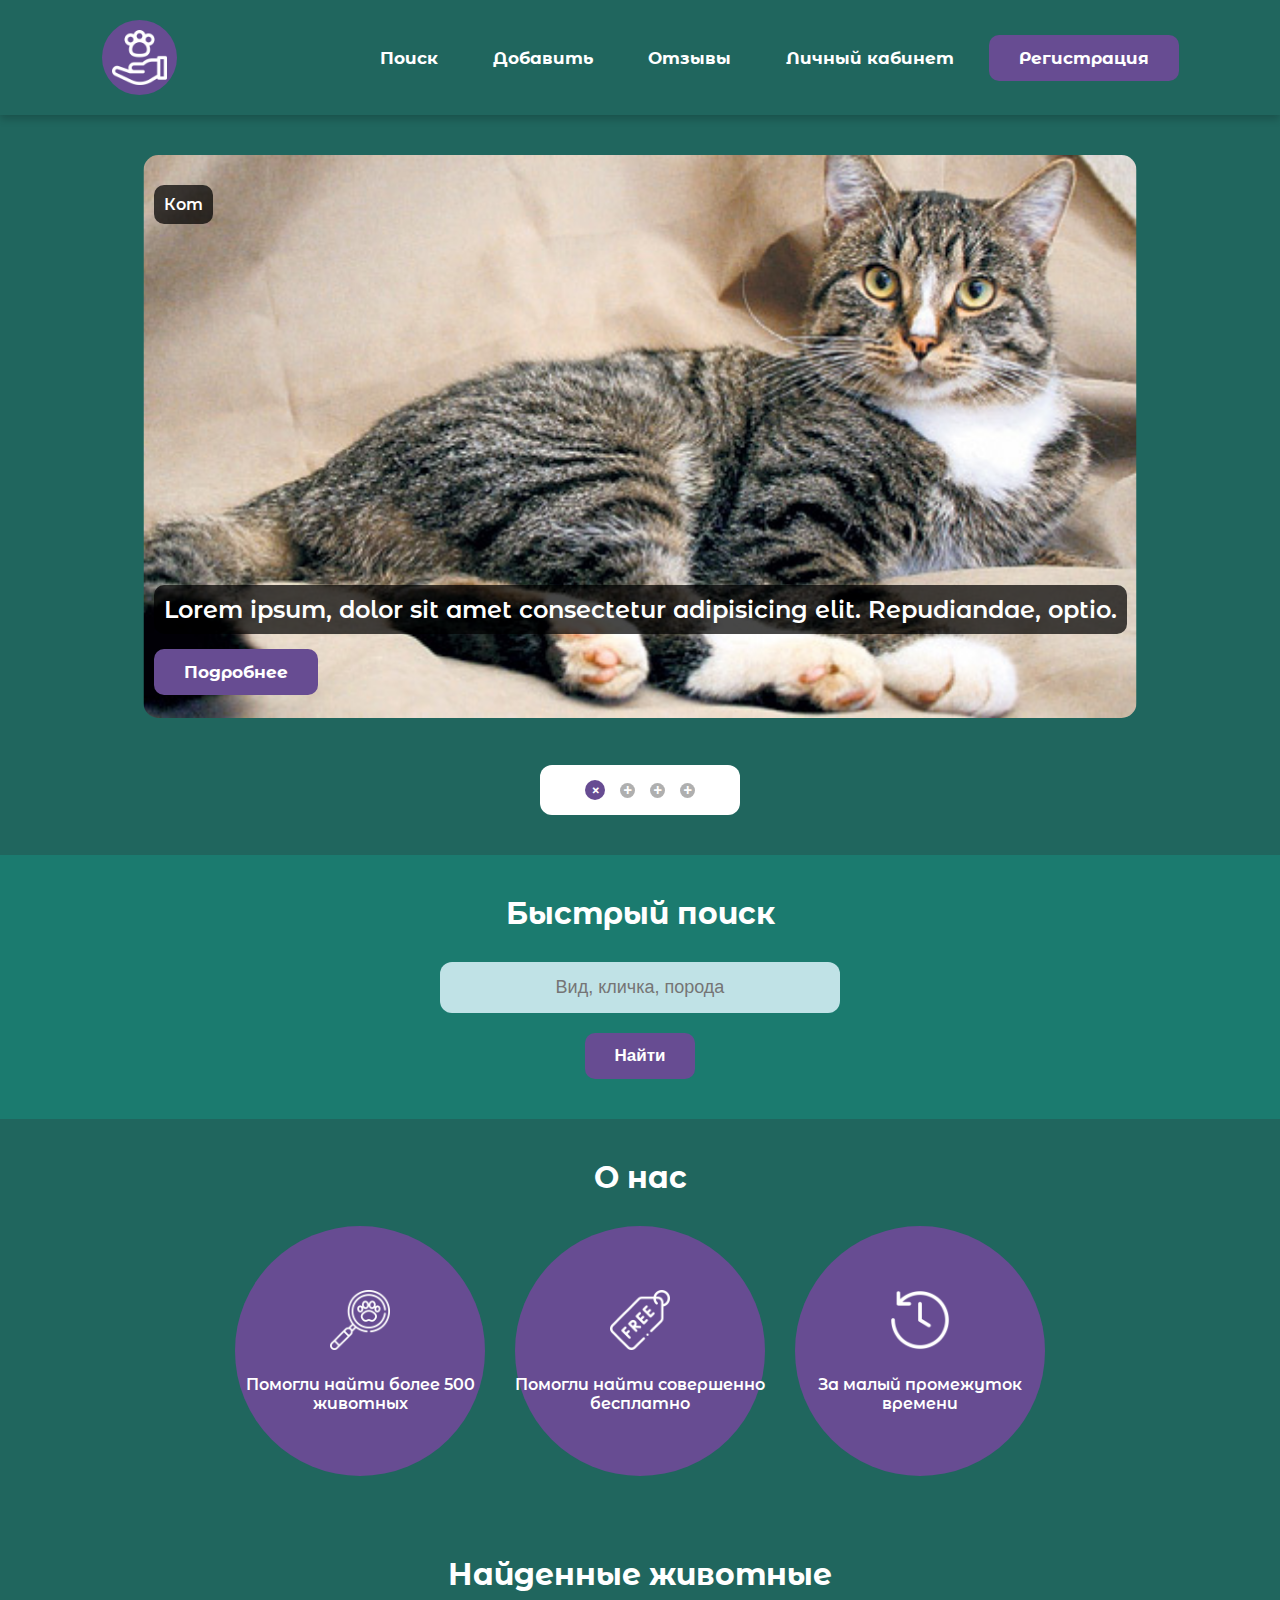
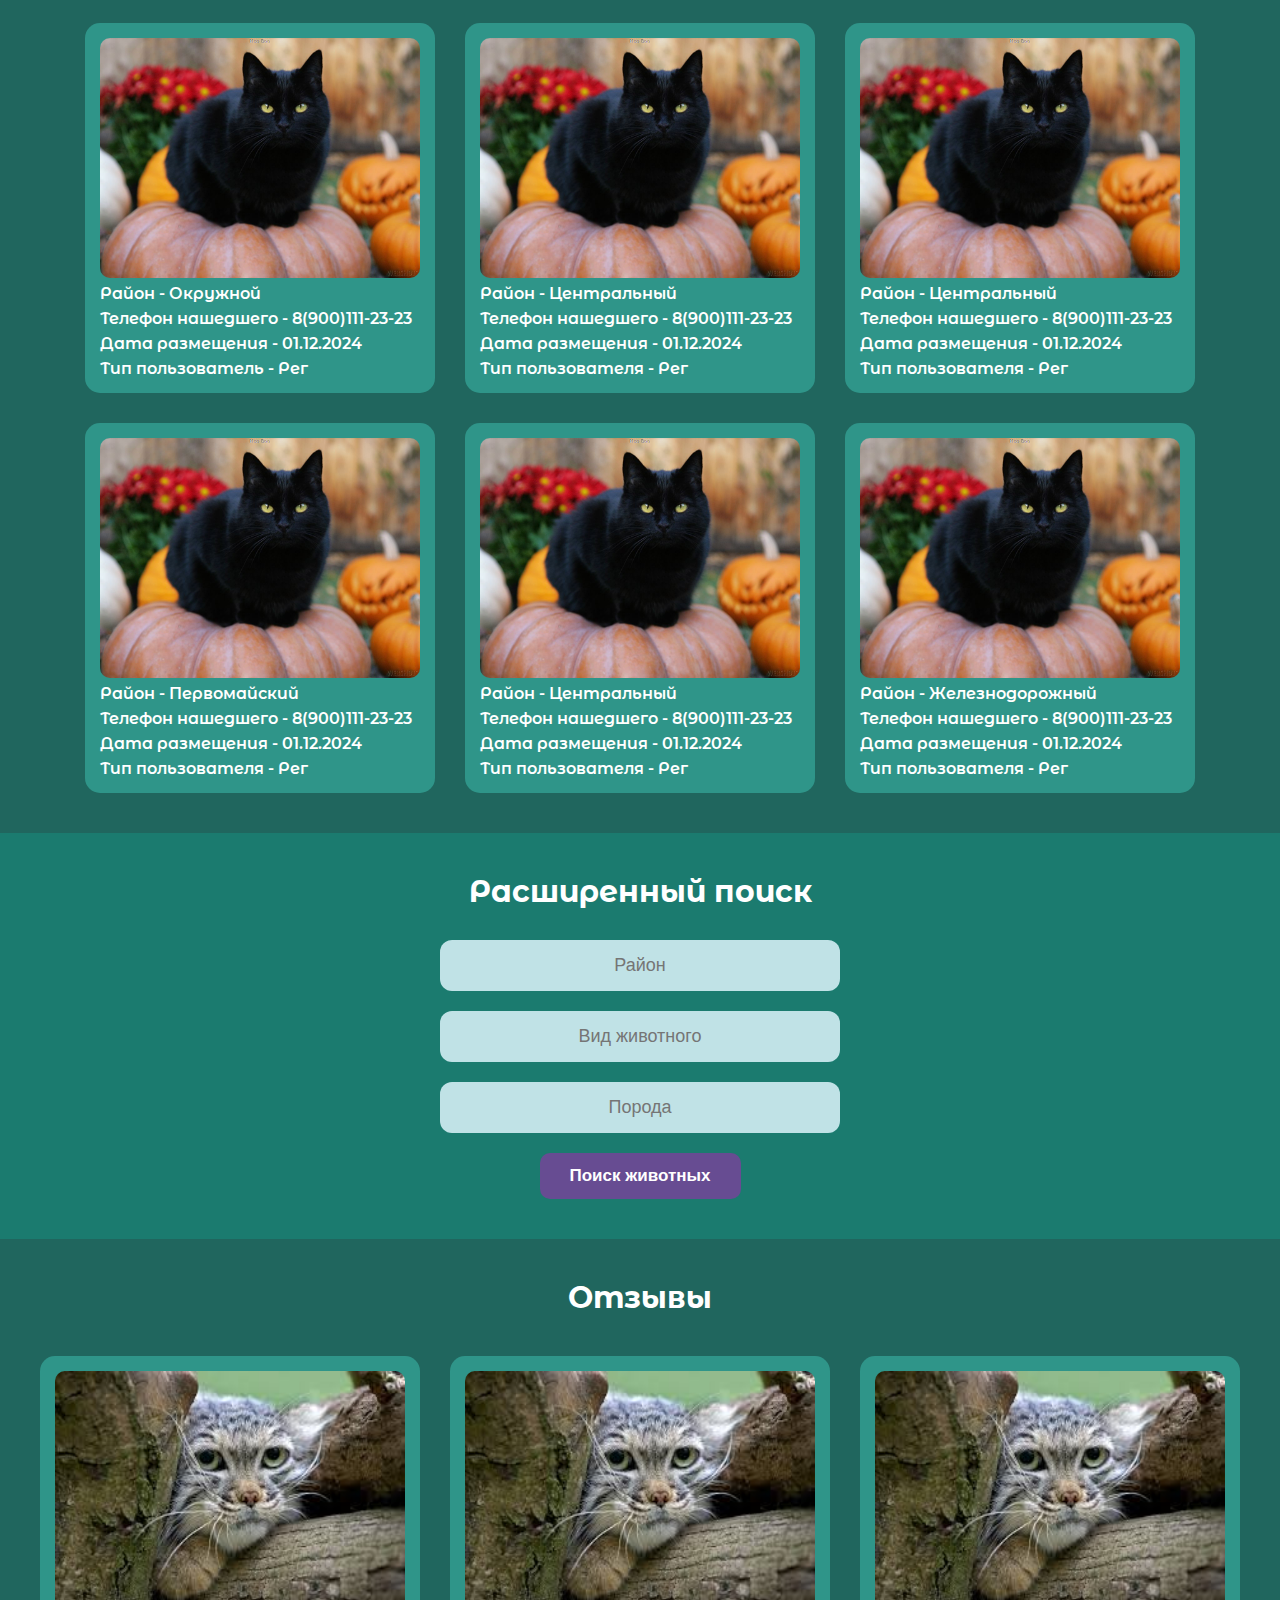
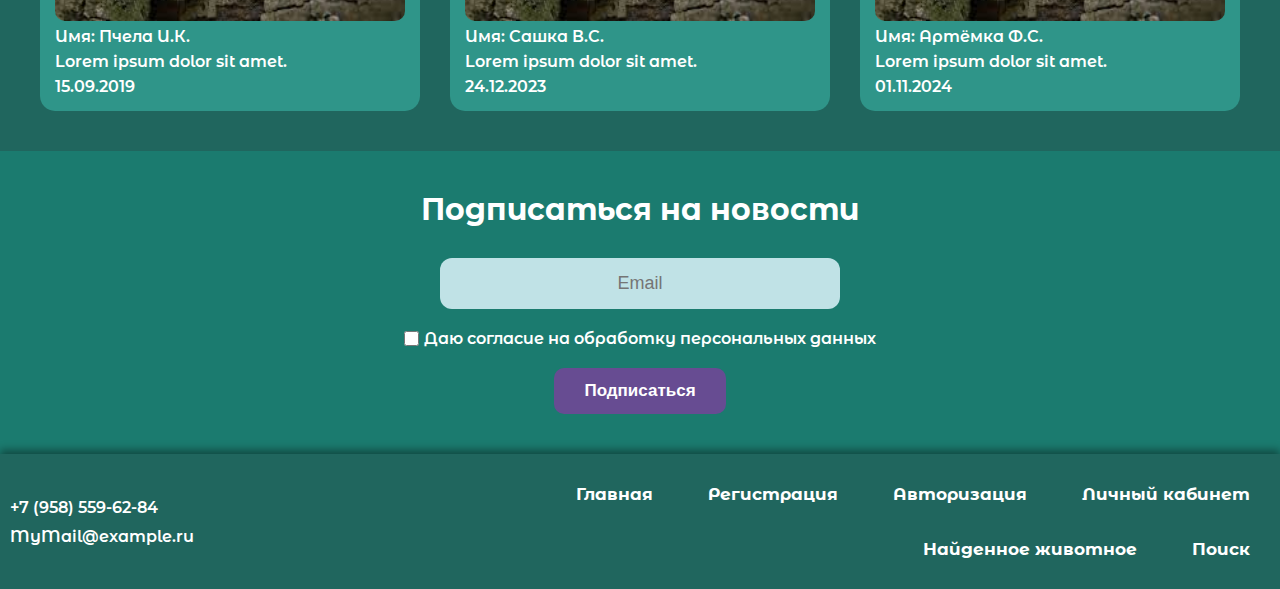
<file: index.html>
<!DOCTYPE html>
<html lang="en">
	<head>
		<meta charset="UTF-8" />
		<meta name="viewport" content="width=device-width, initial-scale=1.0" />
		<title>Главная</title>
		<link rel="stylesheet" href="assets/css/root.css" />
		<link rel="stylesheet" href="assets/css/style.css" />
		<link rel="preconnect" href="https://fonts.googleapis.com">
<link rel="preconnect" href="https://fonts.gstatic.com" crossorigin>
<link href="https://fonts.googleapis.com/css2?family=Montserrat+Alternates:ital,wght@0,100;0,200;0,300;0,400;0,500;0,600;0,700;0,800;0,900;1,100;1,200;1,300;1,400;1,500;1,600;1,700;1,800;1,900&family=Montserrat:ital,wght@0,100..900;1,100..900&display=swap" rel="stylesheet">
	</head>
	<body>
		<header>
			<a href="index.html" class="logo">
				<img src="assets/media/logo.png" class="logo" alt="Logo" />
			</a>
			<nav>
				<a class="link" href="search.html">Поиск</a>
				<a class="link" href="add.html">Добавить</a>
				<a class="link" href="#reviews__sec">Отзывы</a>
				<a class="link" href="profile.html">Личный кабинет</a>
				<a class="btn" href="register.html">Регистрация</a>
			</nav>
		</header>
		<main>
			<section class="intro__sec">
				<div class="container">
					<div class="intro__block">
						<img src="assets/media/slide.jpg" alt="Slide1" />
						<p class="top__text">Кот</p>
						<p class="short__description">
							Lorem ipsum, dolor sit amet consectetur adipisicing elit.
							Repudiandae, optio.
						</p>
						<a href="#" class="btn">Подробнее</a>
					</div>
					<div class="intro__nav">
						<a href="#" class="active">×</a>
						<a href="#">+</a>
						<a href="#">+</a>
						<a href="#">+</a>
					</div>
				</div>
			</section>

			<section class="fast_search__sec">
				<div class="container">
					<h2 class="sec__title">Быстрый поиск</h2>
					<form action="#">
						<input type="text" placeholder="Вид, кличка, порода" />
						<button type="submit" class="btn">Найти</button>
					</form>
				</div>
			</section>

			<section class="about_company__sec">
				<div class="container">
					<h2 class="sec__title">О нас</h2>
					<div class="info__list">
						<div class="about">
							<img src="assets/media/facts/1.png" alt="info1" />
							<p>Помогли найти более 500 животных</p>
						</div>
						<div class="about">
							<img src="assets/media/facts/3.png" alt="info2" />
							<p>Помогли найти совершенно бесплатно</p>
						</div>
                        <div class="about">
							<img src="assets/media/facts/2.png" alt="info3" />
							<p>За малый промежуток времени</p>
						</div>
					</div>
				</div>
			</section>

			<section class="found-animal__sec">
				<div class="container">
					<h2 class="sec__title">Найденные животные</h2>
					<div class="card__list">
						<div class="card">
							<img src="assets/media/card/1.jpg" alt="card1" />
							<p class="district">Район - Окружной</p>
							<p class="phone">Телефон нашедшего - 8(900)111-23-23</p>
							<p class="placemet-date">Дата размещения - 01.12.2024</p>
							<p class="user">Тип пользователь - Рег</p>
						</div>
						<div class="card">
							<img src="assets/media/card/1.jpg" alt="card2" />
							<p class="district">Район - Центральный</p>
							<p class="phone">Телефон нашедшего - 8(900)111-23-23</p>
							<p class="placemet-date">Дата размещения - 01.12.2024</p>
							<p class="user">Тип пользователя - Рег</p>
						</div>
						<div class="card">
							<img src="assets/media/card/1.jpg" alt="card3" />
							<p class="district">Район - Центральный</p>
							<p class="phone">Телефон нашедшего - 8(900)111-23-23</p>
							<p class="placemet-date">Дата размещения - 01.12.2024</p>
							<p class="user">Тип пользователя - Рег</p>
						</div>
						<div class="card">
							<img src="assets/media/card/1.jpg" alt="card4" />
							<p class="district">Район - Первомайский</p>
							<p class="phone">Телефон нашедшего - 8(900)111-23-23</p>
							<p class="placemet-date">Дата размещения - 01.12.2024</p>
							<p class="user">Тип пользователя - Рег</p>
						</div>
						<div class="card">
							<img src="assets/media/card/1.jpg" alt="card5" />
							<p class="district">Район - Центральный</p>
							<p class="phone">Телефон нашедшего - 8(900)111-23-23</p>
							<p class="placemet-date">Дата размещения - 01.12.2024</p>
							<p class="user">Тип пользователя - Рег</p>
						</div>
						<div class="card">
							<img src="assets/media/card/1.jpg" alt="card6" />
							<p class="district">Район - Железнодорожный</p>
							<p class="phone">Телефон нашедшего - 8(900)111-23-23</p>
							<p class="placemet-date">Дата размещения - 01.12.2024</p>
							<p class="user">Тип пользователя - Рег</p>
						</div>
					</div>
				</div>
			</section>

			<section class="advanced-search__sec">
				<div class="container">
					<h2 class="sec__title">Расширенный поиск</h2>
					<form action="/aditional-search.html">
						<input type="text" placeholder="Район" />
						<input type="text" placeholder="Вид животного" />
						<input type="text" placeholder="Порода" />
						<button class="btn btn__reverse" type="submit" onclick="window.location.href='aditional-search'" >
							Поиск животных
						</button>
					</form>
				</div>
			</section>

			<section class="reviews__sec">
				<div class="container">
					<div id="reviews__sec" class="reviews__block">
						<h2 class="sec__title">Отзывы</h2>
						<div class="reviews__card">
							<img src="assets/media/rev/1.jpeg" alt="#" class="image" />
							<p class="name">Имя: Пчела И.К.</p>
							<p class="description">Lorem ipsum dolor sit amet.</p>
							<p class="date">15.09.2019</p>
						</div>
						<div class="reviews__card">
							<img src="assets/media/rev/1.jpeg" alt="#" class="image" />
							<p class="name">Имя: Сашка В.С.</p>
							<p class="desc">Lorem ipsum dolor sit amet.</p>
							<p class="description">24.12.2023</p>
						</div>
						<div class="reviews__card">
							<img src="assets/media/rev/1.jpeg" alt="#" class="image" />
							<p class="name">Имя: Артёмка Ф.С.</p>
							<p class="description">Lorem ipsum dolor sit amet.</p>
							<p class="date">01.11.2024</p>
						</div>
					</div>
				</div>
			</section>

			<section class="subscribe__sec">
				<div class="container">
                    <h2 class="sec__title">Подписаться на новости</h2>
					<form action="#">
						<input type="email" placeholder="Email" />
						<label for="agree">
							<input type="checkbox" class="checkbox__sub" name="agree" id="agree"
							/>
							<p>Даю согласие на обработку персональных данных</p>
						</label>
						<button class="btn btn__reverse" type="submit">Подписаться</button>
					</form>
				</div>
			</section>
		</main>
		<footer>
			<div class="contact">
				<p class="phone">+7 (958) 559-62-84</p>
				<p class="mail">MyMail@example.ru</p>
			</div>
			<nav>
        <a class="link" href="index.html">Главная</a>
				<a class="link" href="register.html">Регистрация</a>
				<a class="link" href="login.html">Авторизация</a>
				<a class="link" href="profile.html">Личный кабинет</a>
				<a class="link" href="add.html">Найденное животное</a>
				<a class="link" href="search.html">Поиск</a>
			</nav>
		</footer>
	</body>
</html>
</file>
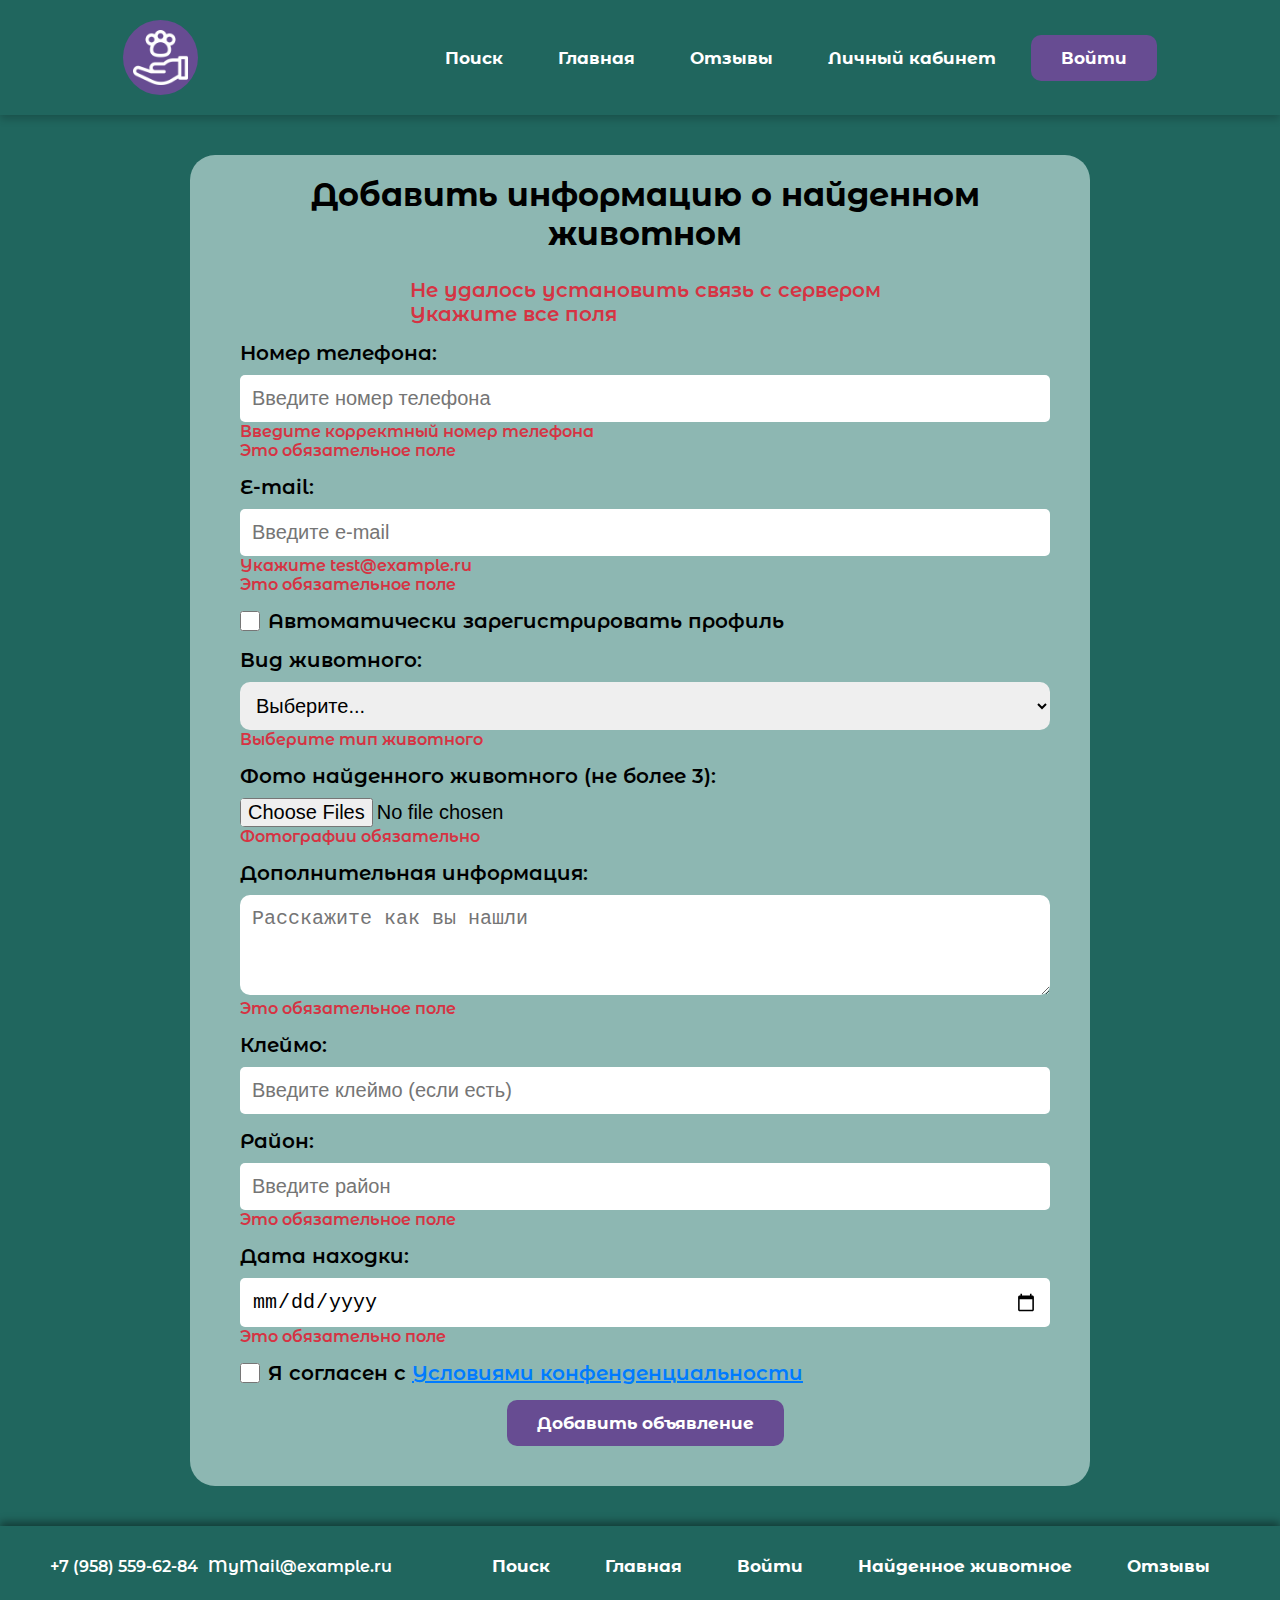
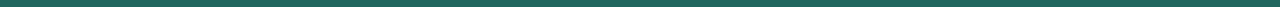
<file: add.html>
<!DOCTYPE html>
<html lang="ru">
	<head>
		<meta charset="UTF-8" />
		<meta name="viewport" content="width=device-width, initial-scale=1.0" />
		<title>Добавление информации о животном</title>
		<link rel="stylesheet" href="assets/css/root.css" />
		<link rel="stylesheet" href="assets/css/style.css" />
		<link rel="stylesheet" href="assets/css/register.css" />
		<link rel="stylesheet" href="assets/css/add.css" main>
		<link rel="preconnect" href="https://fonts.googleapis.com">
<link rel="preconnect" href="https://fonts.gstatic.com" crossorigin>
<link href="https://fonts.googleapis.com/css2?family=Montserrat+Alternates:ital,wght@0,100;0,200;0,300;0,400;0,500;0,600;0,700;0,800;0,900;1,100;1,200;1,300;1,400;1,500;1,600;1,700;1,800;1,900&family=Montserrat:ital,wght@0,100..900;1,100..900&display=swap" rel="stylesheet">
	</head>
	<body>
		<header>
			<a href="index.html" class="logo">
				<img src="assets/media/logo.png" class="logo" alt="Logo" />
			</a>
			<nav>
				<a class="link" href="search.html">Поиск</a>
				<a class="link" href="index.html">Главная</a>
				<a class="link" href="index.html#reviews__sec">Отзывы</a>
				<a href="profile.html" class="link">Личный кабинет</a>
				<a class="btn" href="login.html">Войти</a>
			</nav>
		</header>
		<main>
<section class="registration__sec">
				<div class="container">
					<form action="" class="register__form">
					<h1 class="sec__title inversion">Добавить информацию о найденном животном</h1>
					<span class="error_global">
							Не удалось установить связь с сервером<br>
							Укажите все поля
						</span>

						<div class="content">
							<label for="phone">Номер телефона:</label>
							<input type="tel" id="phone" name="phone" placeholder="Введите номер телефона" required />
							<span class="error_message">
								Введите корректный номер телефона<br>
								Это обязательное поле
							</span>
						</div>

						<div class="content">
							<label for="email">E-mail:</label>
							<input type="email" id="email" name="email" placeholder="Введите e-mail" required />
							<span class="error_message">
								Укажите test@example.ru<br>
								Это обязательное поле
							</span>
						</div>

						<div class="submit checkbox_group">
							<input class="checkbox" type="checkbox" id="open-reg__block" name="open-reg__block" required />
							<label for="open-reg__block">
								Автоматически зарегистрировать профиль
							</label>
						</div>

						<div class="content hidden">
							<label for="password">Пароль:</label>
							<input type="password" id="password" name="password" placeholder="Введите пароль" required/>
							<span class="error_message">
								Пароль должен содержать 8 символов<br>
								Это обязательное поле
							</span>
						</div>

						<div class="content hidden">
							<label for="confirm-password">Подтвердите пароль:</label>
							<input type="password" id="confirm-password" name="confirm-password" placeholder="Подтвердите пароль" required />
							<span class="error_message">
								Пароли не совпадают<br>
								Это обязательное поле
							</span>
						</div>

						<div class="content">
							<label for="animal-type">Вид животного:</label>
							<select id="animal-type" name="animal-type" required>
								<option value="default">Выберите...</option>
								<option value="dog">Собака</option>
								<option value="cat">Кошка</option>
								<option value="bird">Птица</option>
								<option value="other">Другое</option>
							</select>
							<span class="error_message">Выберите тип животного</span>
						</div>

						<div class="content photos">
							<label for="photos">Фото найденного животного (не более 3):</label>
							<input type="file" id="photos" name="photos[]" accept="image/*" multiple/>
							<span class="error_message">Фотографии обязательно</span>
						</div>

						<div class="content">
							<label for="details">Дополнительная информация:</label>
							<textarea id="details" name="details" placeholder="Расскажите как вы нашли" required></textarea>
							<span class="error_message">
								Это обязательное поле
							</span>
						</div>

						<div class="content">
							<label for="mark">Клеймо:</label>
							<input type="text" id="mark" name="mark" placeholder="Введите клеймо (если есть)"/>
						</div>

						<div class="content">
							<label for="district">Район:</label>
							<input type="text" id="district" name="district" placeholder="Введите район" required/>
							<span class="error_message">Это обязательное поле</span>
						</div>

						<div class="content">
							<label for="found-date">Дата находки:</label>
							<input type="date" id="found-date" name="found-date" required />
							<span class="error_message">Это обязательно поле</span>
						</div>

						<div class="submit checkbox_group">
							<input type="checkbox" id="consent" name="consent" required class="checkbox"/>
							<label for="consent">Я согласен с <a href="#" class="link-transition">Условиями конфенденциальности</a></label>
						</div>
						<div class="submit">
							<a type="submit" href="search.html" class="btn">Добавить объявление</a>
						</div>
					</form>
			</div>
</section>
		</main>
		<footer>
			<div class="contact">
				<p class="phone">+7 (958) 559-62-84</p>
				<p class="mail">MyMail@example.ru</p>
			</div>
			<nav>
        <a class="link" href="search.html">Поиск</a>
				<a class="link" href="search.html">Главная</a>
				<a class="link" href="login.html">Войти</a>
				<a class="link" href="addPet.html">Найденное животное</a>
				<a class="link" href="index.html#reviews__sec">Отзывы</a>
			</nav>
		</footer>
	</body>
</html>
</file>
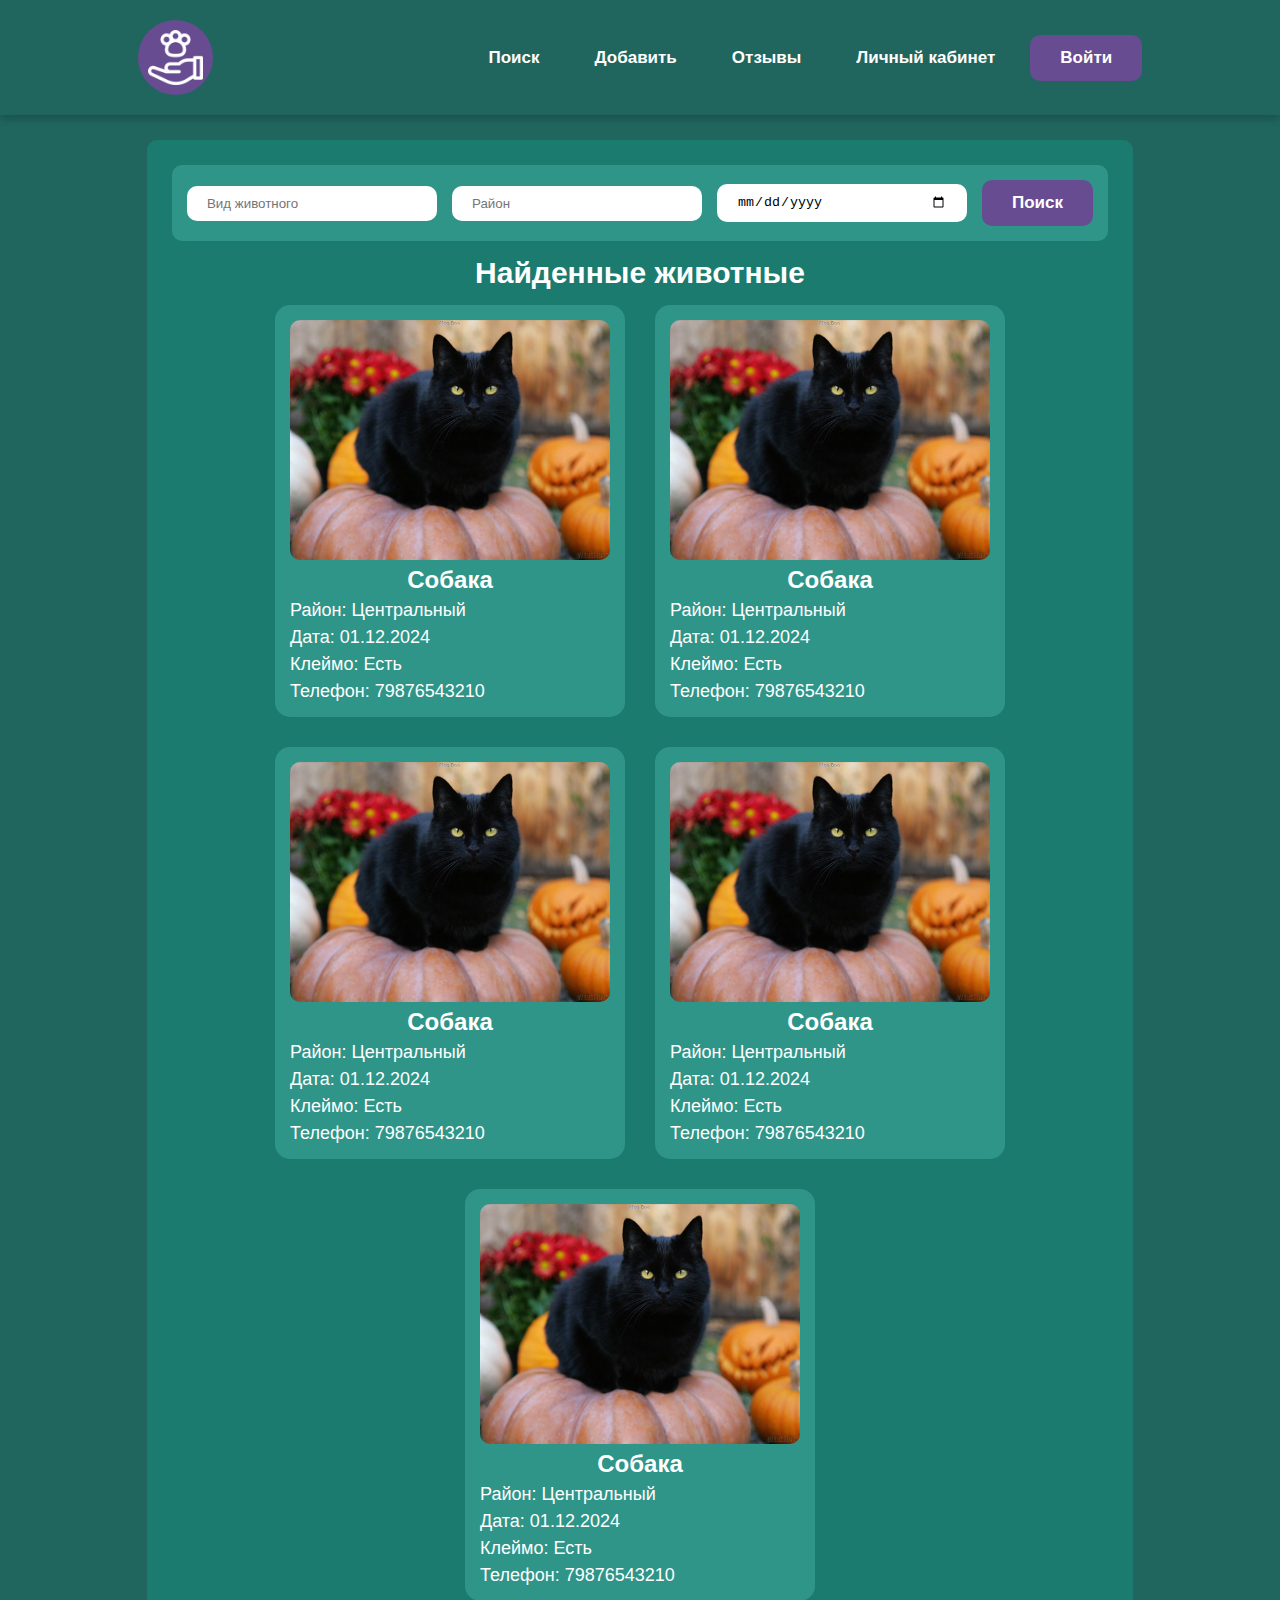
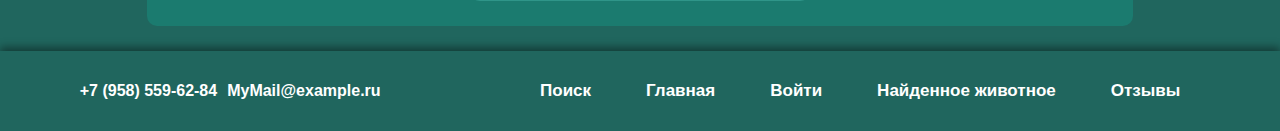
<file: aditional-search.html>
<!DOCTYPE html>
<html lang="en">
<head>
  <meta charset="UTF-8">
  <meta name="viewport" content="width=device-width, initial-scale=1.0">
  <link rel="stylesheet" href="/assets/css/root.css">
  <link rel="stylesheet" href="/assets/css/style.css">
  <link rel="stylesheet" href="/assets/css/adt-search.css">
  <title>Расширенный поиск</title>
</head>
<body>
  		<header>
			<a href="index.html" class="logo">
				<img src="assets/media/logo.png" class="logo" alt="Logo" />
			</a>
			<nav>
				<a class="link" href="search.html">Поиск</a>
				<a class="link" href="add.html">Добавить</a>
				<a class="link" href="index.html#reviews__sec">Отзывы</a>
				<a href="profile.html" class="link">Личный кабинет</a>
				<a class="btn" href="login.html">Войти</a>
			</nav>
		</header>
    <main>
<div class="container">
        <div class="group">
        <div class="content">
		<input type="text" placeholder="Вид животного">
		<input type="text" placeholder="Район">
		<input type="date">
		<a href="aditional-search.html" class="btn">Поиcк</a>
		</div>
    			<section class="found-animal__sec">
				<div class="container">
					<h2 class="sec__title">Найденные животные</h2>
					<div class="card__list">
						<a class="card" href="search-card.html">
							<img src="assets/media/card/1.jpg" alt="card1" />
							<p class="district">Собака</p>
							<p class="phone">Район: Центральный</p>
							<p class="placemet-date">Дата: 01.12.2024</p>
							<p class="user">Клеймо: Есть</p>
							<p class="user">Телефон: 79876543210</p>
            </a>
						<a class="card" href="search-card.html">
							<img src="assets/media/card/1.jpg" alt="card1" />
							<p class="district">Собака</p>
							<p class="phone">Район: Центральный</p>
							<p class="placemet-date">Дата: 01.12.2024</p>
							<p class="user">Клеймо: Есть</p>
							<p class="user">Телефон: 79876543210</p>
            </a>
						<a class="card" href="search-card.html">
							<img src="assets/media/card/1.jpg" alt="card1" />
							<p class="district">Собака</p>
							<p class="phone">Район: Центральный</p>
							<p class="placemet-date">Дата: 01.12.2024</p>
							<p class="user">Клеймо: Есть</p>
							<p class="user">Телефон: 79876543210</p>
            </a>
						<a class="card" href="search-card.html">
							<img src="assets/media/card/1.jpg" alt="card1" />
							<p class="district">Собака</p>
							<p class="phone">Район: Центральный</p>
							<p class="placemet-date">Дата: 01.12.2024</p>
							<p class="user">Клеймо: Есть</p>
							<p class="user">Телефон: 79876543210</p>
            </a>
						<a class="card" href="search-card.html">
							<img src="assets/media/card/1.jpg" alt="card1" />
							<p class="district">Собака</p>
							<p class="phone">Район: Центральный</p>
							<p class="placemet-date">Дата: 01.12.2024</p>
							<p class="user">Клеймо: Есть</p>
							<p class="user">Телефон: 79876543210</p>
            </a>
					</div>
				</div>
			</section>
    </div>
</div>
    </main>
    		<footer>
			<div class="contact">
				<p class="phone">+7 (958) 559-62-84</p>
				<p class="mail">MyMail@example.ru</p>
			</div>
			<nav>
        <a class="link" href="search.html">Поиск</a>
				<a class="link" href="index.html">Главная</a>
				<a class="link" href="login.html">Войти</a>
				<a class="link" href="add.html">Найденное животное</a>
				<a class="link" href="index.html#reviews__sec">Отзывы</a>
			</nav>
		</footer>
</body>
</html>
</file>
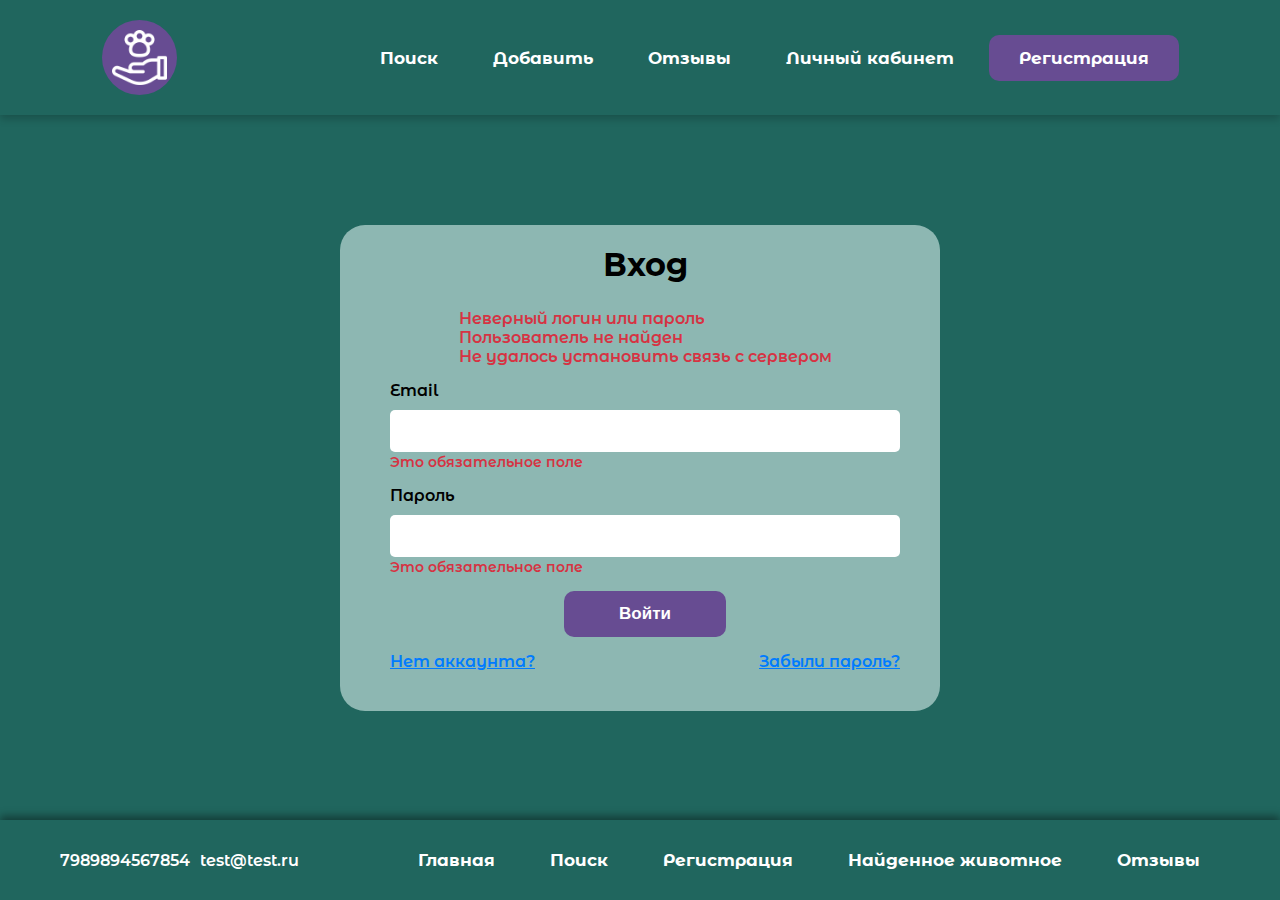
<file: login.html>
<!DOCTYPE html>
<html lang="en">
	<head>
		<meta charset="UTF-8" />
		<meta name="viewport" content="width=device-width, initial-scale=1.0" />
		<title>Вход</title>
		<link rel="stylesheet" href="assets/css/root.css" />
		<link rel="stylesheet" href="assets/css/style.css" />
		<link rel="stylesheet" href="assets/css/register.css" />
		<link rel="preconnect" href="https://fonts.googleapis.com">
<link rel="preconnect" href="https://fonts.gstatic.com" crossorigin>
<link href="https://fonts.googleapis.com/css2?family=Montserrat+Alternates:ital,wght@0,100;0,200;0,300;0,400;0,500;0,600;0,700;0,800;0,900;1,100;1,200;1,300;1,400;1,500;1,600;1,700;1,800;1,900&family=Montserrat:ital,wght@0,100..900;1,100..900&display=swap" rel="stylesheet">
	</head>
	<body>
		<header>
			<a href="index.html" class="logo">
				<img src="assets/media/logo.png" class="logo" alt="Logo" />
			</a>
			<nav>
				<a class="link" href="search.html">Поиск</a>
				<a class="link" href="add.html">Добавить</a>
				<a class="link" href="index.html#reviews__sec">Отзывы</a>
				<a href="profile.html" class="link">Личный кабинет</a>
				<a class="btn" href="register.html">Регистрация</a>
			</nav>
		</header>
		<main>
			<section class="registration__sec">
				<div class="container">
					<form action="/registration" method="post" class="register__form">
						<h1 class="sec__title inversion">Вход</h1>
						<span class="error_global">
							Неверный логин или пароль<br>
							Пользователь не найден<br>
							Не удалось установить связь с сервером
						</span>
						<div class="content">
							<label for="email">Email</label>
							<input type="email" name="email" required />
							<span class="error_message">
								Это обязательное поле
							</span>
						</div>
						<div class="content">
							<label for="password" class="form-label">Пароль</label>
								<input type="password" name="password" required />
							<span class="error_message">
								Это обязательное поле
							</span>
						</div>
						<div class="submit">
							<input type="submit" onclick="window.location.href='profile.html'"value="Войти" class="btn btnLogin" />
						</div>
							<div class="link_group">
								<a href="register.html" class="link-transition">Нет аккаунта?</a>
								<a href="#" class="link-transition">Забыли пароль?</a>
							</div>
					</form>
				</div>
			</section>
		</main>
		<footer>
			<div class="contact">
				<p class="phone">7989894567854</p>
				<p class="mail">test@test.ru</p>
			</div>
			<nav>
				<a href="index.html">Главная</a>
				<a href="search.html">Поиск</a>
				<a href="register.html">Регистрация</a>
				<a class="link" href="add.html">Найденное животное</a>
				<a href="index.html#reviews__sec">Отзывы</a>
			</nav>
		</footer>
	</body>
</html>
</file>
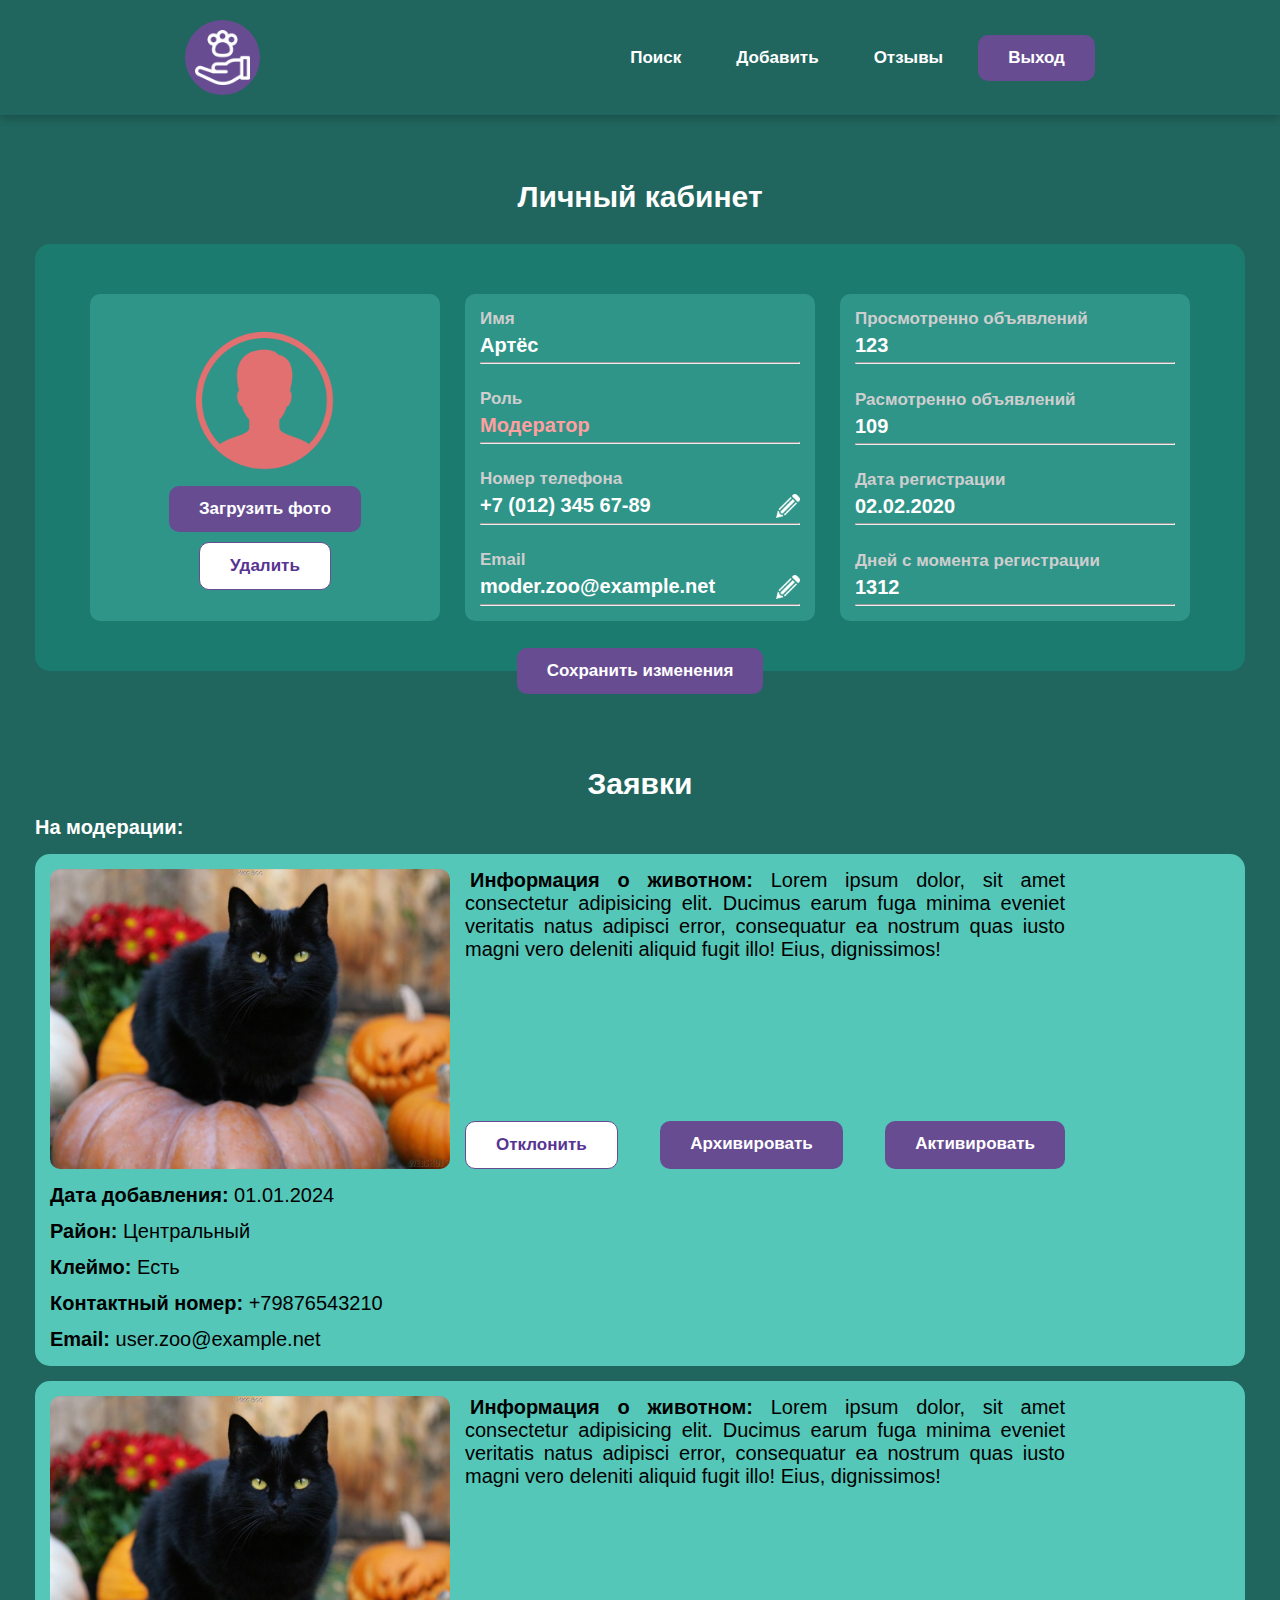
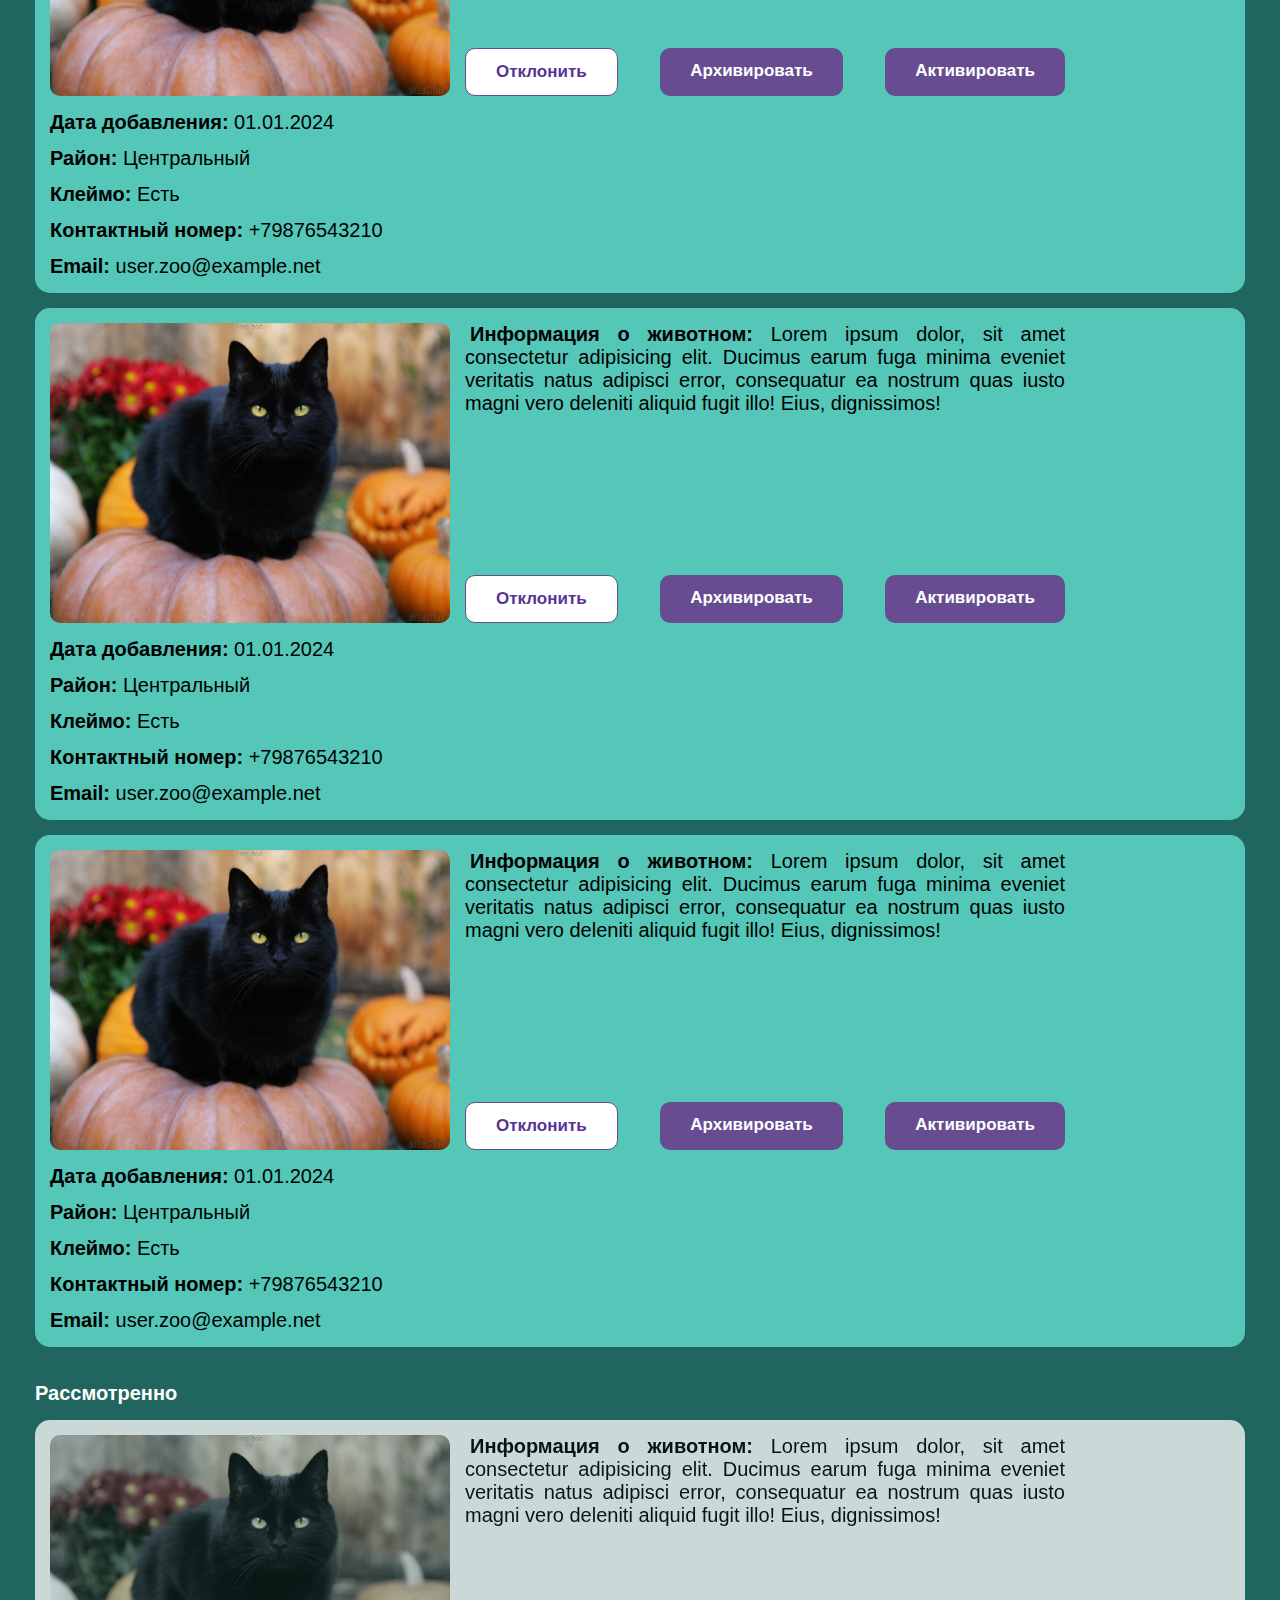
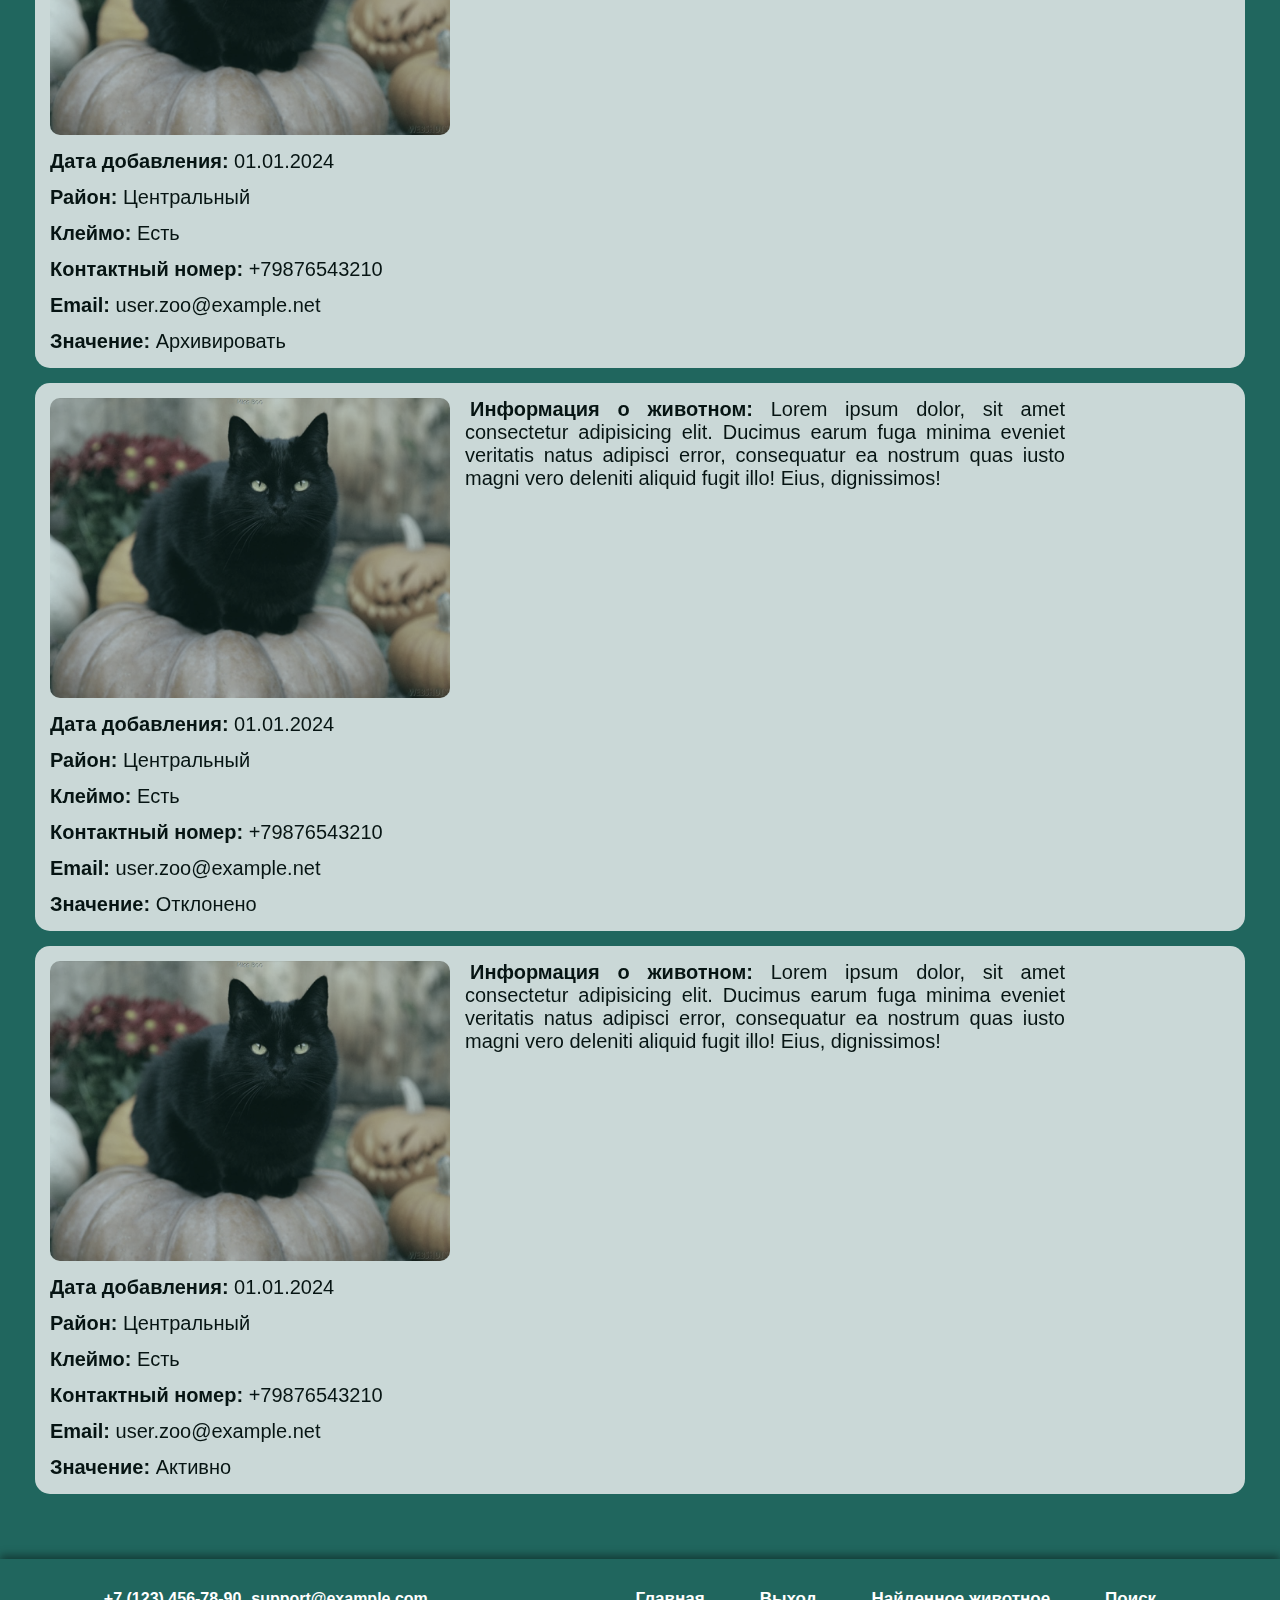
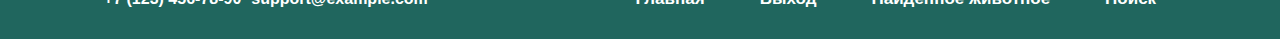
<file: orders-management.html>
<!DOCTYPE html>
<html lang="en">
<head>
  <meta charset="UTF-8">
  <meta name="viewport" content="width=device-width, initial-scale=1.0">
  <link rel="stylesheet" href="assets/css/root.css">
  <link rel="stylesheet" href="assets/css/style.css">
  <link rel="stylesheet" href="assets/css/profile.css">
  <link rel="stylesheet" href="assets/css/orders-management.css">
  <title>Профиль модератора</title>
</head>
<body>
  		<header>
			<a href="index.html" class="logo">
				<img src="assets/media/logo.png" class="logo" alt="Logo" />
			</a>
			<nav>
				<a class="link" href="search.html">Поиск</a>
				<a class="link" href="add.html">Добавить</a>
				<a class="link" href="#reviews__sec">Отзывы</a>
				<a class="btn" href="register.html">Выход</a>
			</nav>
		</header>
		<main>
			<section class="container">
				<h2 class="sec__title">Личный кабинет</h2>
				<div class="profile">
					<div class="profile__section">
						<div class="foto__profile">
							<img src="assets/media/moder-avatarka.png" alt="FotoProfile">
							<button class="btn">Загрузить фото</button>
							<button class="btn inversion-btn">Удалить</button>
						</div>
					</div>
					<div class="profile__section">
						<div class="content">
							<span class="text-disable">Имя</span>
							<span class="text-enable">Артёс</span>
							<hr class="line">
						</div>
						<div class="content">
							<span class="text-disable">Роль</span>
							<a href="profile.html" class="text-enable moder">Модератор</a>
							<hr class="line">
						</div>
						<div class="content">
							<span class="text-disable">Номер телефона</span>
							<span class="text-enable active">+7 (012) 345 67-89<img src="assets/media/rev/pencil-striped-symbol-for-interface-edit-buttons_icon-icons.com_56782.png" alt="change_tel"></span>
							<hr class="line">
						</div>
						<div class="content">
							<span class="text-disable">Email</span>
							<span class="text-enable active">moder.zoo@example.net<img src="assets/media/rev/pencil-striped-symbol-for-interface-edit-buttons_icon-icons.com_56782.png" alt="change_tel"></span>
							<hr class="line">
						</div>
					</div>
					<div class="profile__section">
						<div class="content">
							<span class="text-disable">Просмотренно объявлений</span>
							<span class="text-enable">123</span>
							<hr class="line">
						</div>
						<div class="content">
							<span class="text-disable">Расмотренно объявлений</span>
							<span class="text-enable">109</span>
							<hr class="line">
						</div>
						<div class="content">
							<span class="text-disable">Дата регистрации</span>
							<span class="text-enable">02.02.2020</span>
							<hr class="line">
						</div>
						<div class="content">
							<span class="text-disable">Дней с момента регистрации</span>
							<span class="text-enable">1312</span>
							<hr class="line">
						</div>
					</div>
				</div>
				<div class="btn-profile"><button class="btn">Сохранить изменения</button></div>
				<h2 class="sec__title ads">Заявки</h2>
				<div class="arhive">
					<!-- На модерации -->
					<div class="condition">
						<span class="about_card">На модерации:</span>
						<div class="card active">
							<div class="content">
								<img src="assets/media/card/1.jpg" alt="animal">
							</div>
							<div class="content">
								<div class="info">
									<span><span class="main-text">Информация о животном:</span> Lorem ipsum dolor, sit amet consectetur adipisicing elit. Ducimus earum fuga minima eveniet veritatis natus adipisci error, consequatur ea nostrum quas iusto magni vero deleniti aliquid fugit illo! Eius, dignissimos!
									</span>
								</div>
                <div class="button">
										<button class="btn inversion-btn">Отклонить</button>
										<button class="btn">Архивировать</button>
                    <button class="btn">Активировать</button>
									</div>
							</div>
							<div class="content">
								<div class="identity">
									<div class="additions">
										<p><span>Дата добавления:</span> 01.01.2024</p>
										<p><span>Район:</span> Центральный</p>
										<p><span>Клеймо:</span> Есть</p>
										<p><span>Контактный номер:</span> +79876543210</p>
										<p><span>Email:</span> user.zoo@example.net</p>
									</div>
								</div>
							</div>
						</div>
						<div class="card active">
							<div class="content">
								<img src="assets/media/card/1.jpg" alt="animal">
							</div>
							<div class="content">
								<div class="info">
									<span><span class="main-text">Информация о животном:</span> Lorem ipsum dolor, sit amet consectetur adipisicing elit. Ducimus earum fuga minima eveniet veritatis natus adipisci error, consequatur ea nostrum quas iusto magni vero deleniti aliquid fugit illo! Eius, dignissimos!
									</span>
								</div>
                <div class="button">
										<button class="btn inversion-btn">Отклонить</button>
										<button class="btn">Архивировать</button>
                    <button class="btn">Активировать</button>
									</div>
							</div>
							<div class="content">
								<div class="identity">
									<div class="additions">
										<p><span>Дата добавления:</span> 01.01.2024</p>
										<p><span>Район:</span> Центральный</p>
										<p><span>Клеймо:</span> Есть</p>
										<p><span>Контактный номер:</span> +79876543210</p>
										<p><span>Email:</span> user.zoo@example.net</p>
									</div>
								</div>
							</div>
						</div>
            <div class="card active">
							<div class="content">
								<img src="assets/media/card/1.jpg" alt="animal">
							</div>
							<div class="content">
								<div class="info">
									<span><span class="main-text">Информация о животном:</span> Lorem ipsum dolor, sit amet consectetur adipisicing elit. Ducimus earum fuga minima eveniet veritatis natus adipisci error, consequatur ea nostrum quas iusto magni vero deleniti aliquid fugit illo! Eius, dignissimos!
									</span>
								</div>
                <div class="button">
										<button class="btn inversion-btn">Отклонить</button>
										<button class="btn">Архивировать</button>
                    <button class="btn">Активировать</button>
									</div>
							</div>
							<div class="content">
								<div class="identity">
									<div class="additions">
										<p><span>Дата добавления:</span> 01.01.2024</p>
										<p><span>Район:</span> Центральный</p>
										<p><span>Клеймо:</span> Есть</p>
										<p><span>Контактный номер:</span> +79876543210</p>
										<p><span>Email:</span> user.zoo@example.net</p>
									</div>
								</div>
							</div>
						</div>
            <div class="card active">
							<div class="content">
								<img src="assets/media/card/1.jpg" alt="animal">
							</div>
							<div class="content">
								<div class="info">
									<span><span class="main-text">Информация о животном:</span> Lorem ipsum dolor, sit amet consectetur adipisicing elit. Ducimus earum fuga minima eveniet veritatis natus adipisci error, consequatur ea nostrum quas iusto magni vero deleniti aliquid fugit illo! Eius, dignissimos!
									</span>
								</div>
                <div class="button">
										<button class="btn inversion-btn">Отклонить</button>
										<button class="btn">Архивировать</button>
                    <button class="btn">Активировать</button>
									</div>
							</div>
							<div class="content">
								<div class="identity">
									<div class="additions">
										<p><span>Дата добавления:</span> 01.01.2024</p>
										<p><span>Район:</span> Центральный</p>
										<p><span>Клеймо:</span> Есть</p>
										<p><span>Контактный номер:</span> +79876543210</p>
										<p><span>Email:</span> user.zoo@example.net</p>
									</div>
								</div>
							</div>
						</div>
					</div>

					<!-- Рассмотренно -->
					<div class="condition">
						<span class="about_card">Рассмотренно</span>
						<div class="card arhive-block">
							<div class="content">
								<img src="assets/media/card/1.jpg" alt="animal">
							</div>
							<div class="content">
								<div class="info">
									<span><span class="main-text">Информация о животном:</span> Lorem ipsum dolor, sit amet consectetur adipisicing elit. Ducimus earum fuga minima eveniet veritatis natus adipisci error, consequatur ea nostrum quas iusto magni vero deleniti aliquid fugit illo! Eius, dignissimos!
									</span>
								</div>
							</div>
							<div class="content">
								<div class="identity">
									<div class="additions">
										<p><span>Дата добавления:</span> 01.01.2024</p>
										<p><span>Район:</span> Центральный</p>
										<p><span>Клеймо:</span> Есть</p>
										<p><span>Контактный номер:</span> +79876543210</p>
										<p><span>Email:</span> user.zoo@example.net</p>
										<p><span>Значение:</span> Архивировать</p>
									</div>
								</div>
							</div>
						</div>
						<div class="card arhive-block">
							<div class="content">
								<img src="assets/media/card/1.jpg" alt="animal">
							</div>
							<div class="content">
								<div class="info">
									<span><span class="main-text">Информация о животном:</span> Lorem ipsum dolor, sit amet consectetur adipisicing elit. Ducimus earum fuga minima eveniet veritatis natus adipisci error, consequatur ea nostrum quas iusto magni vero deleniti aliquid fugit illo! Eius, dignissimos!
									</span>
								</div>
							</div>
							<div class="content">
								<div class="identity">
									<div class="additions">
										<p><span>Дата добавления:</span> 01.01.2024</p>
										<p><span>Район:</span> Центральный</p>
										<p><span>Клеймо:</span> Есть</p>
										<p><span>Контактный номер:</span> +79876543210</p>
										<p><span>Email:</span> user.zoo@example.net</p>
										<p><span>Значение:</span> Отклонено</p>
									</div>
								</div>
							</div>
						</div>
            <div class="card arhive-block">
							<div class="content">
								<img src="assets/media/card/1.jpg" alt="animal">
							</div>
							<div class="content">
								<div class="info">
									<span><span class="main-text">Информация о животном:</span> Lorem ipsum dolor, sit amet consectetur adipisicing elit. Ducimus earum fuga minima eveniet veritatis natus adipisci error, consequatur ea nostrum quas iusto magni vero deleniti aliquid fugit illo! Eius, dignissimos!
									</span>
								</div>
							</div>
							<div class="content">
								<div class="identity">
									<div class="additions">
										<p><span>Дата добавления:</span> 01.01.2024</p>
										<p><span>Район:</span> Центральный</p>
										<p><span>Клеймо:</span> Есть</p>
										<p><span>Контактный номер:</span> +79876543210</p>
										<p><span>Email:</span> user.zoo@example.net</p>
										<p><span>Значение:</span> Активно</p>
									</div>
								</div>
							</div>
						</div>
					</div>
				</div>
			</section>
		</main>
		<footer>
			<div class="contact">
				<p class="phone">+7 (123) 456-78-90</p>
				<p class="mail">support@example.com</p>
			</div>
			<nav>
        <a class="link" href="index.html">Главная</a>
				<a class="link" href="index.html">Выход</a>
				<a class="link" href="add.html">Найденное животное</a>
				<a class="link" href="search.html">Поиск</a>
			</nav>
		</footer>
</body>
</html>
</file>
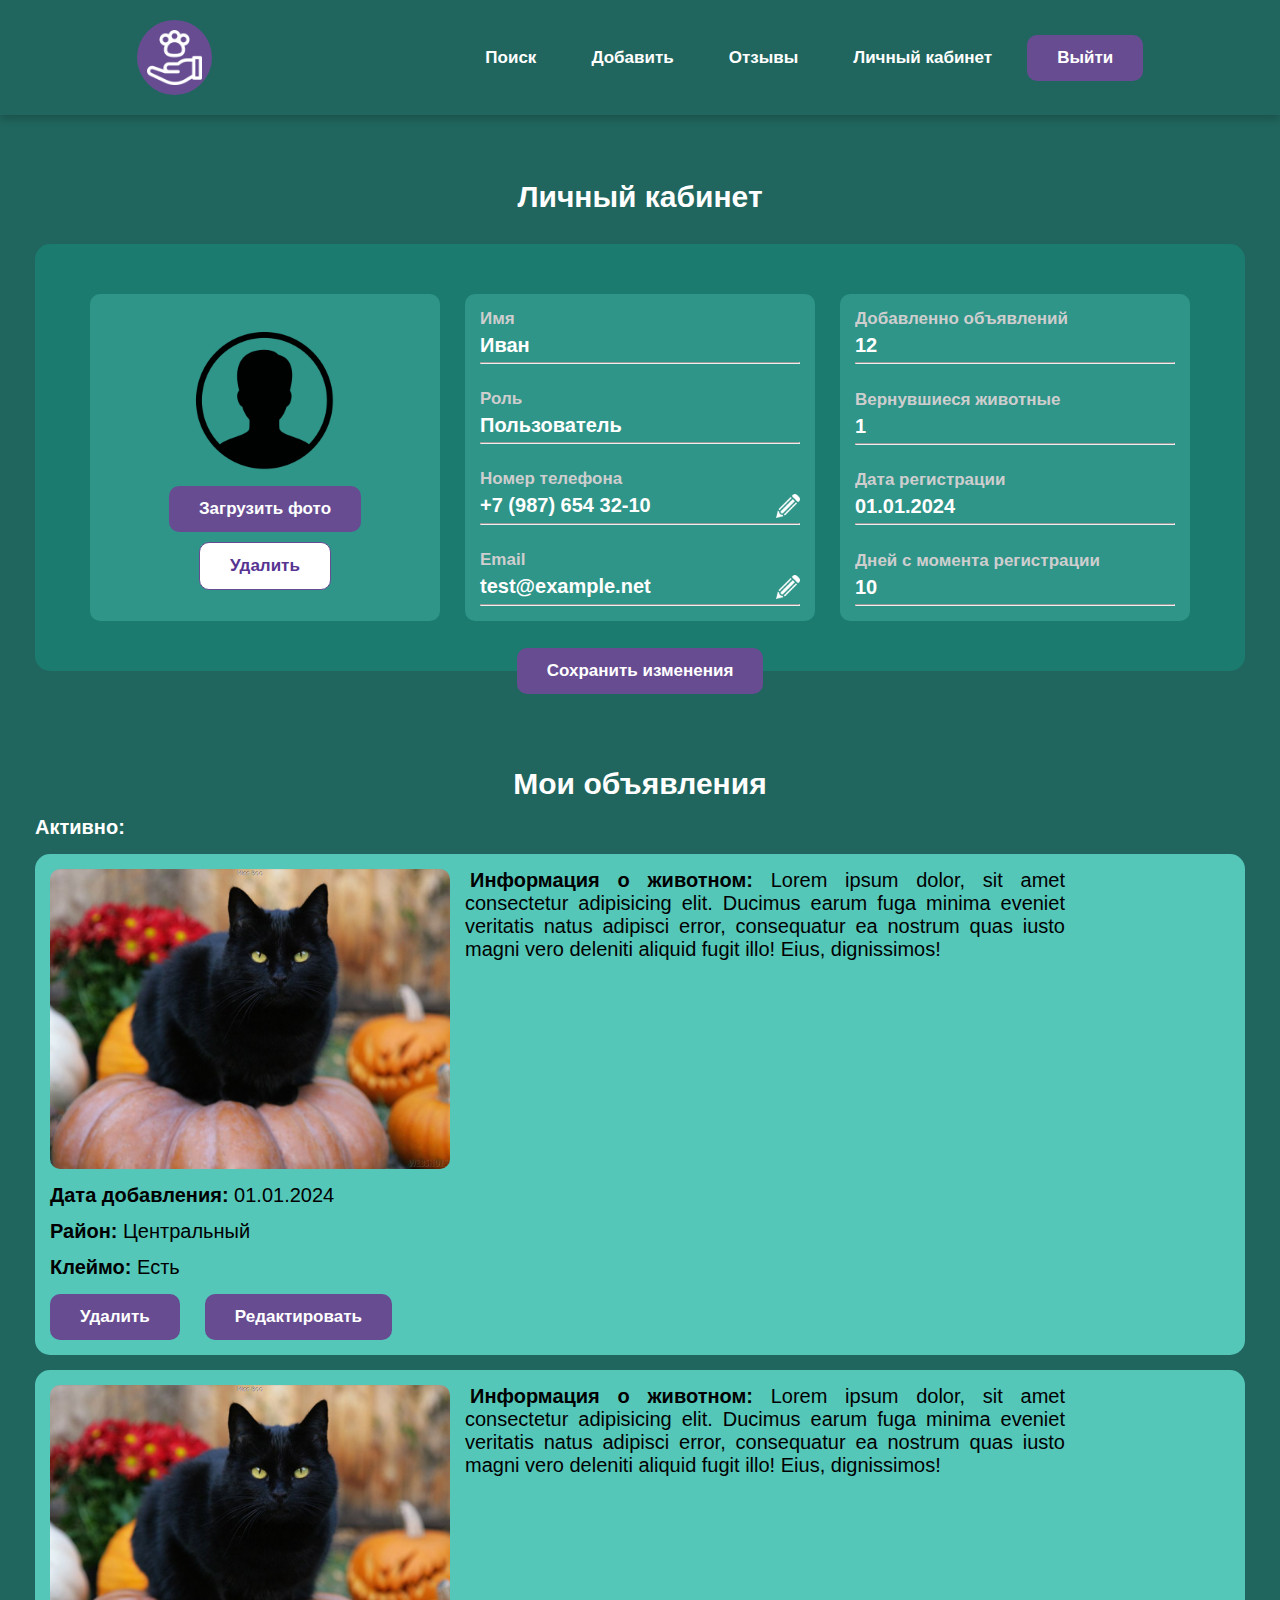
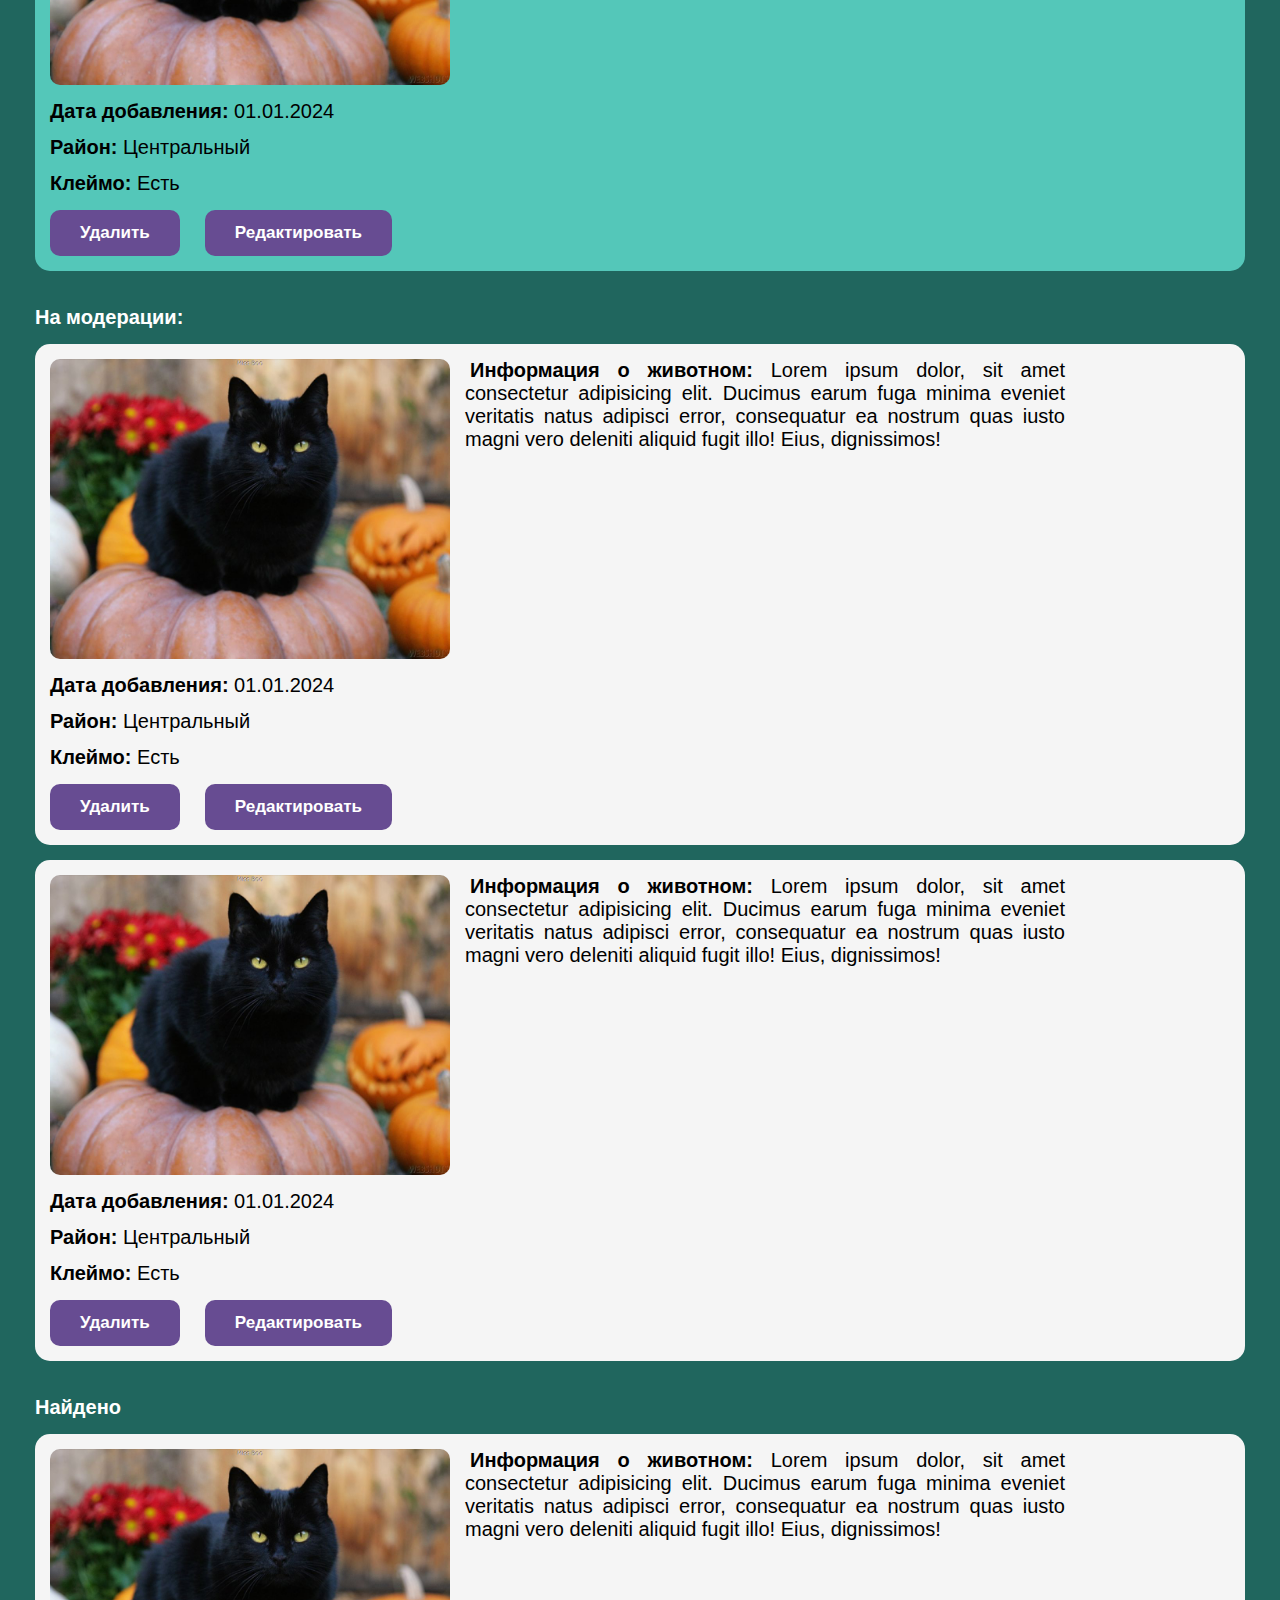
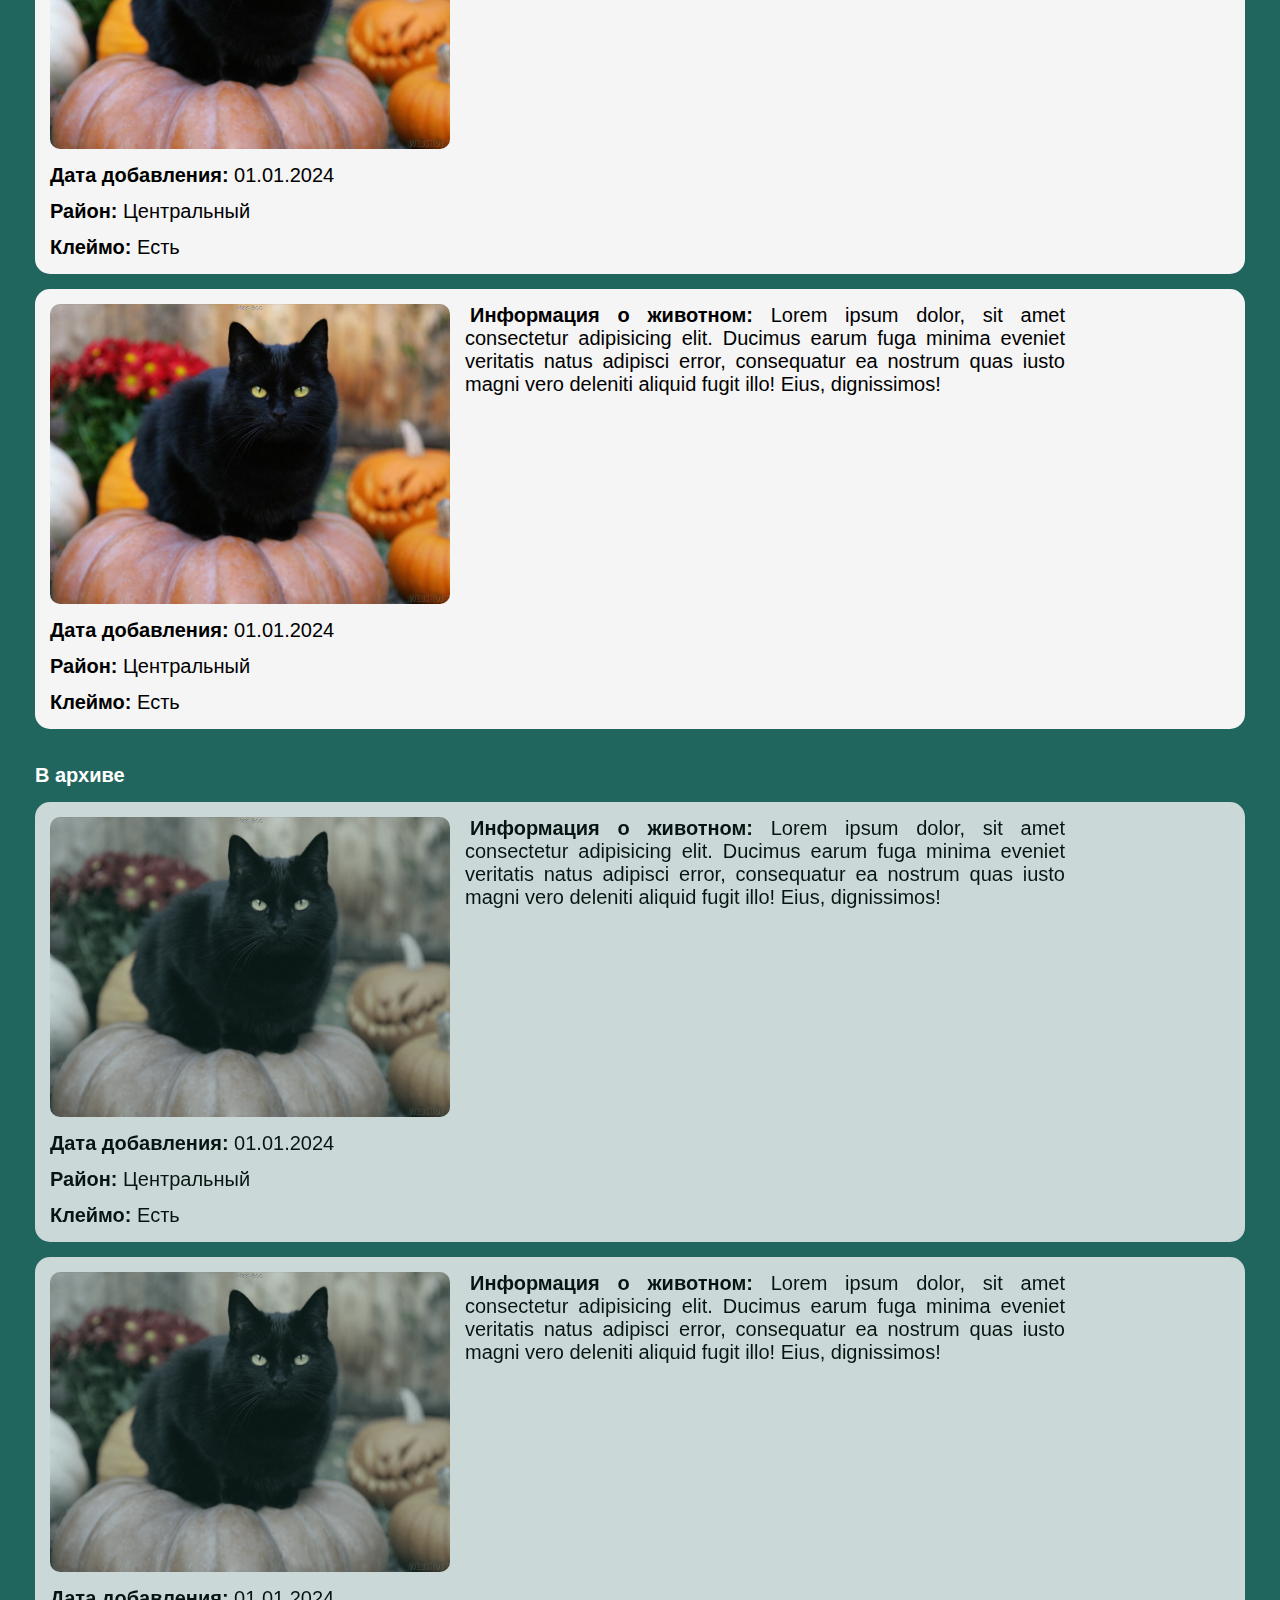
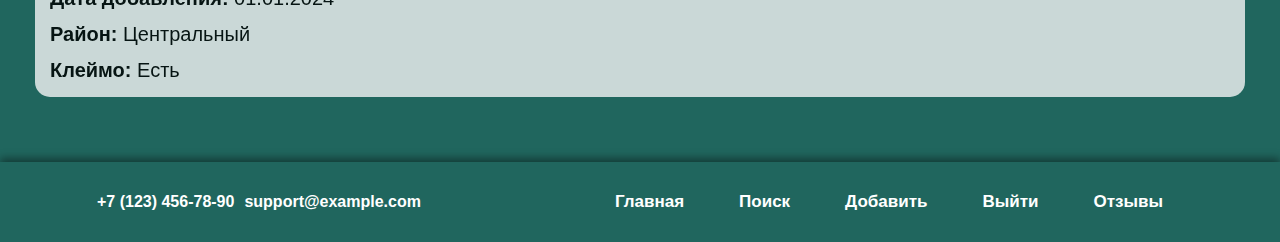
<file: profile.html>
<!DOCTYPE html>
<html lang="en">
	<head>
		<meta charset="UTF-8" />
		<meta name="viewport" content="width=device-width, initial-scale=1.0" />
		<title>Личный кабинет</title>
		<link rel="stylesheet" href="assets/css/root.css" />
		<link rel="stylesheet" href="assets/css/style.css" />
		<link rel="stylesheet" href="assets/css/profile.css" />
		<link rel="preconnect" href="https://fonts.googleapis.com" />
		<link rel="preconnect" href="https://fonts.gstatic.com" crossorigin />
		<link
			href="https://fonts.googleapis.com/css2?family=Montserrat:ital,wght@0,100..900;1,100..900&display=swap" rel="stylesheet"/>
	</head>
	<body>
		<header>
			<a href="index.html" class="logo">
				<img src="assets/media/logo.png" class="logo" alt="Logo" />
			</a>
			<nav>
				<a class="link" href="search.html">Поиск</a>
				<a class="link" href="add.html">Добавить</a>
				<a class="link" href="index.html#reviews__sec">Отзывы</a>
				<a class="link" href="profile.html">Личный кабинет</a>
				<a href="index.html" class="btn">Выйти</a>
			</nav>
		</header>
		<main>
			<section class="container">
				<h2 class="sec__title">Личный кабинет</h2>
				<div class="profile">
					<div class="profile__section">
						<div class="foto__profile">
							<img src="assets/media/avatarka.png" alt="FotoProfile">
							<button class="btn">Загрузить фото</button>
							<button class="btn inversion-btn">Удалить</button>
						</div>
					</div>
					<div class="profile__section">
						<div class="content">
							<span class="text-disable">Имя</span>
							<span class="text-enable">Иван</span>
							<hr class="line">
						</div>
						<div class="content">
							<span class="text-disable">Роль</span>
							<a href="orders-management.html" class="text-enable">Пользователь</a>
							<hr class="line">
						</div>
						<div class="content">
							<span class="text-disable">Номер телефона</span>
							<span class="text-enable active">+7 (987) 654 32-10<img src="assets/media/rev/pencil-striped-symbol-for-interface-edit-buttons_icon-icons.com_56782.png" alt="change_tel"></span>
							<hr class="line">
						</div>
						<div class="content">
							<span class="text-disable">Email</span>
							<span class="text-enable active">test@example.net<img src="assets/media/rev/pencil-striped-symbol-for-interface-edit-buttons_icon-icons.com_56782.png" alt="change_tel"></span>
							<hr class="line">
						</div>
					</div>
					<div class="profile__section">
						<div class="content">
							<span class="text-disable">Добавленно объявлений</span>
							<span class="text-enable">12</span>
							<hr class="line">
						</div>
						<div class="content">
							<span class="text-disable">Вернувшиеся животные</span>
							<span class="text-enable">1</span>
							<hr class="line">
						</div>
						<div class="content">
							<span class="text-disable">Дата регистрации</span>
							<span class="text-enable">01.01.2024</span>
							<hr class="line">
						</div>
						<div class="content">
							<span class="text-disable">Дней с момента регистрации</span>
							<span class="text-enable">10</span>
							<hr class="line">
						</div>
					</div>
				</div>
				<div class="btn-profile"><button class="btn">Сохранить изменения</button></div>
				<h2 class="sec__title ads">Мои объявления</h2>
				<div class="arhive">
					<!-- Активно -->
					<div class="condition">
						<span class="about_card">Активно:</span>
						<div class="card active">
							<div class="content">
								<img src="assets/media/card/1.jpg" alt="animal">
							</div>
							<div class="content">
								<div class="info">
									<span><span class="main-text">Информация о животном:</span> Lorem ipsum dolor, sit amet consectetur adipisicing elit. Ducimus earum fuga minima eveniet veritatis natus adipisci error, consequatur ea nostrum quas iusto magni vero deleniti aliquid fugit illo! Eius, dignissimos!
									</span>
								</div>
							</div>
							<div class="content">
								<div class="identity">
									<div class="additions">
										<p><span>Дата добавления:</span> 01.01.2024</p>
										<p><span>Район:</span> Центральный</p>
										<p><span>Клеймо:</span> Есть</p>
									</div>
									<div class="button">
										<button class="btn">Удалить</button>
										<button class="btn">Редактировать</button>
									</div>
								</div>
							</div>
						</div>
						<div class="card active">
							<div class="content">
								<img src="assets/media/card/1.jpg" alt="animal">
							</div>
							<div class="content">
								<div class="info">
									<span><span class="main-text">Информация о животном:</span> Lorem ipsum dolor, sit amet consectetur adipisicing elit. Ducimus earum fuga minima eveniet veritatis natus adipisci error, consequatur ea nostrum quas iusto magni vero deleniti aliquid fugit illo! Eius, dignissimos!
									</span>
								</div>
							</div>
							<div class="content">
								<div class="identity">
									<div class="additions">
										<p><span>Дата добавления:</span> 01.01.2024</p>
										<p><span>Район:</span> Центральный</p>
										<p><span>Клеймо:</span> Есть</p>
									</div>
									<div class="button">
										<button class="btn">Удалить</button>
										<button class="btn">Редактировать</button>
									</div>
								</div>
							</div>
						</div>
					</div>
					<!-- На модерации -->
					<div class="condition">
						<span class="about_card">На модерации:</span>
						<div class="card">
							<div class="content">
								<img src="assets/media/card/1.jpg" alt="animal">
							</div>
							<div class="content">
								<div class="info">
									<span><span class="main-text">Информация о животном:</span> Lorem ipsum dolor, sit amet consectetur adipisicing elit. Ducimus earum fuga minima eveniet veritatis natus adipisci error, consequatur ea nostrum quas iusto magni vero deleniti aliquid fugit illo! Eius, dignissimos!
									</span>
								</div>
							</div>
							<div class="content">
								<div class="identity">
									<div class="additions">
										<p><span>Дата добавления:</span> 01.01.2024</p>
										<p><span>Район:</span> Центральный</p>
										<p><span>Клеймо:</span> Есть</p>
									</div>
									<div class="button">
										<button class="btn">Удалить</button>
										<button class="btn">Редактировать</button>
									</div>
								</div>
							</div>
						</div>
						<div class="card">
							<div class="content">
								<img src="assets/media/card/1.jpg" alt="animal">
							</div>
							<div class="content">
								<div class="info">
									<span><span class="main-text">Информация о животном:</span> Lorem ipsum dolor, sit amet consectetur adipisicing elit. Ducimus earum fuga minima eveniet veritatis natus adipisci error, consequatur ea nostrum quas iusto magni vero deleniti aliquid fugit illo! Eius, dignissimos!
									</span>
								</div>
							</div>
							<div class="content">
								<div class="identity">
									<div class="additions">
										<p><span>Дата добавления:</span> 01.01.2024</p>
										<p><span>Район:</span> Центральный</p>
										<p><span>Клеймо:</span> Есть</p>
									</div>
									<div class="button">
										<button class="btn">Удалить</button>
										<button class="btn">Редактировать</button>
									</div>
								</div>
							</div>
						</div>
					</div>
					<!-- Найдено -->
					<div class="condition">
						<span class="about_card">Найдено</span>
						<div class="card">
							<div class="content">
								<img src="assets/media/card/1.jpg" alt="animal">
							</div>
							<div class="content">
								<div class="info">
									<span><span class="main-text">Информация о животном:</span> Lorem ipsum dolor, sit amet consectetur adipisicing elit. Ducimus earum fuga minima eveniet veritatis natus adipisci error, consequatur ea nostrum quas iusto magni vero deleniti aliquid fugit illo! Eius, dignissimos!
									</span>
								</div>
							</div>
							<div class="content">
								<div class="identity">
									<div class="additions">
										<p><span>Дата добавления:</span> 01.01.2024</p>
										<p><span>Район:</span> Центральный</p>
										<p><span>Клеймо:</span> Есть</p>
									</div>
								</div>
							</div>
						</div>
						<div class="card">
							<div class="content">
								<img src="assets/media/card/1.jpg" alt="animal">
							</div>
							<div class="content">
								<div class="info">
									<span><span class="main-text">Информация о животном:</span> Lorem ipsum dolor, sit amet consectetur adipisicing elit. Ducimus earum fuga minima eveniet veritatis natus adipisci error, consequatur ea nostrum quas iusto magni vero deleniti aliquid fugit illo! Eius, dignissimos!
									</span>
								</div>
							</div>
							<div class="content">
								<div class="identity">
									<div class="additions">
										<p><span>Дата добавления:</span> 01.01.2024</p>
										<p><span>Район:</span> Центральный</p>
										<p><span>Клеймо:</span> Есть</p>
									</div>
								</div>
							</div>
						</div>
					</div>
					<!-- В архиве -->
					<div class="condition">
						<span class="about_card">В архиве</span>
						<div class="card arhive-block">
							<div class="content">
								<img src="assets/media/card/1.jpg" alt="animal">
							</div>
							<div class="content">
								<div class="info">
									<span><span class="main-text">Информация о животном:</span> Lorem ipsum dolor, sit amet consectetur adipisicing elit. Ducimus earum fuga minima eveniet veritatis natus adipisci error, consequatur ea nostrum quas iusto magni vero deleniti aliquid fugit illo! Eius, dignissimos!
									</span>
								</div>
							</div>
							<div class="content">
								<div class="identity">
									<div class="additions">
										<p><span>Дата добавления:</span> 01.01.2024</p>
										<p><span>Район:</span> Центральный</p>
										<p><span>Клеймо:</span> Есть</p>
									</div>
								</div>
							</div>
						</div>
						<div class="card arhive-block">
							<div class="content">
								<img src="assets/media/card/1.jpg" alt="animal">
							</div>
							<div class="content">
								<div class="info">
									<span><span class="main-text">Информация о животном:</span> Lorem ipsum dolor, sit amet consectetur adipisicing elit. Ducimus earum fuga minima eveniet veritatis natus adipisci error, consequatur ea nostrum quas iusto magni vero deleniti aliquid fugit illo! Eius, dignissimos!
									</span>
								</div>
							</div>
							<div class="content">
								<div class="identity">
									<div class="additions">
										<p><span>Дата добавления:</span> 01.01.2024</p>
										<p><span>Район:</span> Центральный</p>
										<p><span>Клеймо:</span> Есть</p>
									</div>
								</div>
							</div>
						</div>
					</div>
				</div>
			</section>
		</main>
		<footer>
			<div class="contact">
				<p class="phone">+7 (123) 456-78-90</p>
				<p class="mail">support@example.com</p>
			</div>
			<nav>
				<a href="index.html">Главная</a>
				<a href="search.html">Поиск</a>
				<a href="add.html">Добавить</a>
				<a href="index.html">Выйти</a>
				<a href="index.html#reviews__sec">Отзывы</a>
			</nav>
		</footer>
	</body>
</html>
</file>
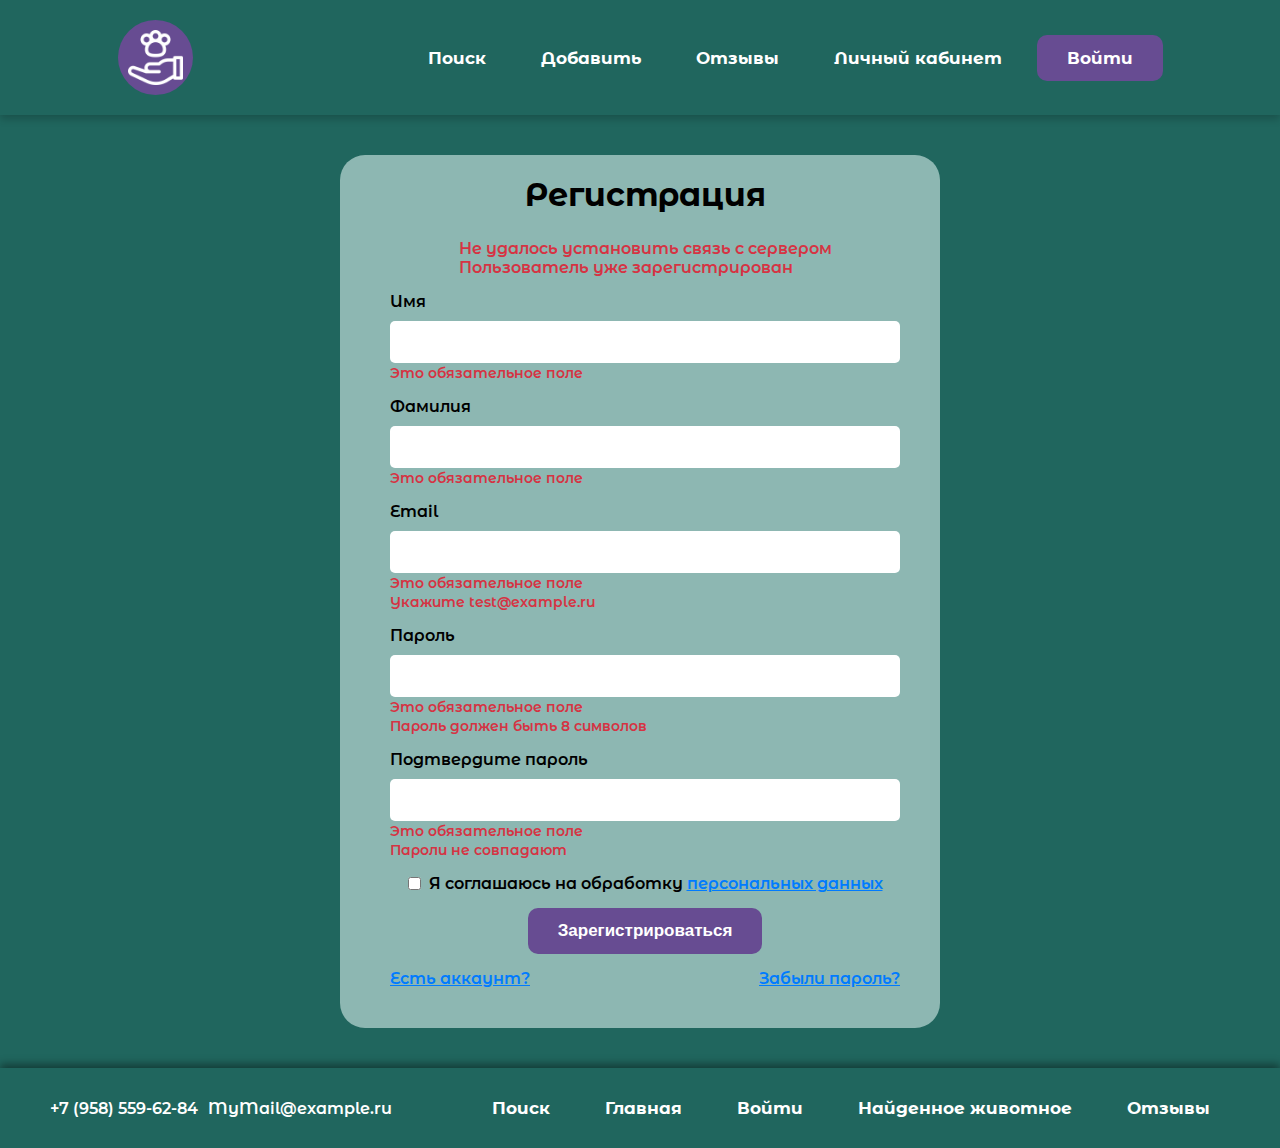
<file: register.html>
<!DOCTYPE html>
<html lang="en">
	<head>
		<meta charset="UTF-8" />
		<meta name="viewport" content="width=device-width, initial-scale=1.0" />
		<title>Регистрация</title>
		<link rel="stylesheet" href="assets/css/root.css" />
		<link rel="stylesheet" href="assets/css/style.css" />
		<link rel="stylesheet" href="assets/css/register.css" />
		<link rel="preconnect" href="https://fonts.googleapis.com">
<link rel="preconnect" href="https://fonts.gstatic.com" crossorigin>
<link href="https://fonts.googleapis.com/css2?family=Montserrat+Alternates:ital,wght@0,100;0,200;0,300;0,400;0,500;0,600;0,700;0,800;0,900;1,100;1,200;1,300;1,400;1,500;1,600;1,700;1,800;1,900&family=Montserrat:ital,wght@0,100..900;1,100..900&display=swap" rel="stylesheet">
	</head>
	<body>
		<header>
			<a href="index.html" class="logo">
				<img src="assets/media/logo.png" class="logo" alt="Logo" />
			</a>
			<nav>
				<a class="link" href="search.html">Поиск</a>
				<a class="link" href="add.html">Добавить</a>
				<a class="link" href="index.html#reviews__sec">Отзывы</a>
				<a href="profile.html" class="link">Личный кабинет</a>
				<a class="btn" href="login.html">Войти</a>
			</nav>
		</header>
		<main>
			<section class="registration__sec">
				<div class="container">
					<form action="" class="register__form">
						<h1 class="sec__title inversion">Регистрация</h1>
						<span class="error_global">
							Не удалось установить связь с сервером<br>
							Пользователь уже зарегистрирован
						</span>
						<div class="content">
							<label for="name">Имя</label>
							<input type="text" name="name" required />
							<span class="error_message">Это обязательное поле</span>
						</div>

						<div class="content">
							<label for="name">Фамилия</label>
							<input type="text" name="name" required />
							<span class="error_message">Это обязательное поле</span>
						</div>

						<div class="content">
							<label for="email">Email</label>
							<input type="email" name="email" required />
							<span class="error_message">
								Это обязательное поле<br>
								Укажите test@example.ru
							</span>
						</div>

						<div class="content">
							<label for="password">Пароль</label>
							<input type="password" id="password" name="password" required/>
							<span class="error_message">
								Это обязательное поле<br>
								Пароль должен быть 8 символов
							</span>
						</div>

						<div class="content">
							<label for="confirm-password">Подтвердите пароль</label>
							<input type="password" name="confirmPassword" required/>
							<span class="error_message">
								Это обязательное поле<br>
								Пароли не совпадают
							</span>
						</div>

						<div class="submit">
							<input type="checkbox" name="terms" class="checkbox" required />
							<label for="terms"
								>Я соглашаюсь на обработку
								<a href="#" class="link-transition">персональных данных</a>
							</label>
						</div>

						<div class="submit">
							<input type="submit" onclick="window.location.href='profile.html'"value="Зарегистрироваться" class="btn" />
						</div>
							<div class="link_group">
								<a href="login.html" class="link-transition">Есть аккаунт?</a>
								<a href="#" class="link-transition">Забыли пароль?</a>
							</div>
					</form>
				</div>
			</section>
		</main>
		<footer>
			<div class="contact">
				<p class="phone">+7 (958) 559-62-84</p>
				<p class="mail">MyMail@example.ru</p>
			</div>
			<nav>
        <a class="link" href="search.html">Поиск</a>
				<a class="link" href="index.html">Главная</a>
				<a class="link" href="login.html">Войти</a>
				<a class="link" href="add.html">Найденное животное</a>
				<a class="link" href="index.html#reviews__sec">Отзывы</a>
			</nav>
		</footer>
	</body>
</html>
</file>
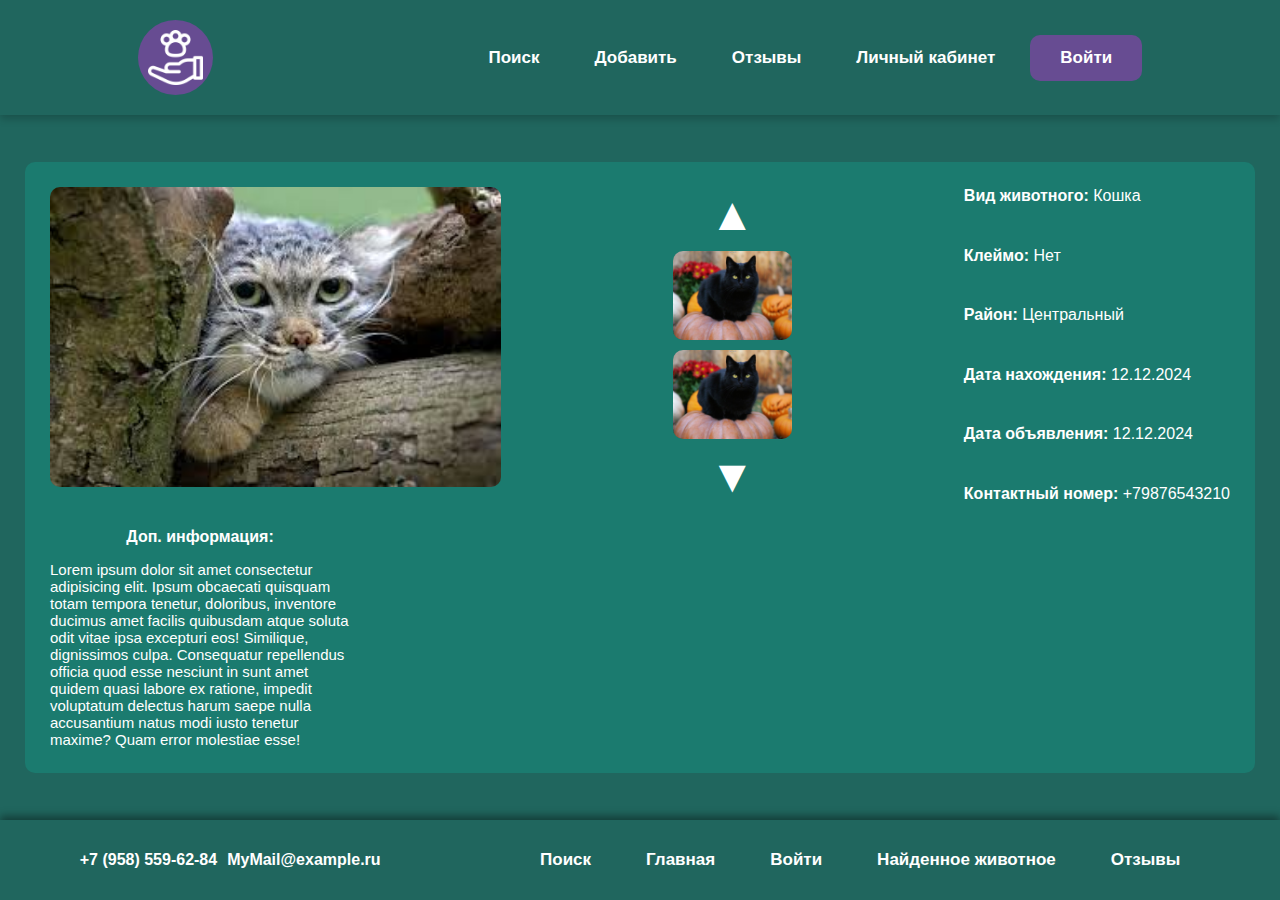
<file: search-card.html>
<!DOCTYPE html>
<html lang="en">
<head>
  <meta charset="UTF-8">
  <meta name="viewport" content="width=device-width, initial-scale=1.0">
  <link rel="stylesheet" href="/assets/css/root.css">
  <link rel="stylesheet" href="/assets/css/style.css">
  <link rel="stylesheet" href="/assets/css/search-card.css">
  <title>Пропавшее животное</title>
</head>
<body>
		<header>
			<a href="index.html" class="logo">
				<img src="assets/media/logo.png" class="logo" alt="Logo" />
			</a>
			<nav>
				<a class="link" href="search.html">Поиск</a>
				<a class="link" href="add.html">Добавить</a>
				<a class="link" href="index.html#reviews__sec">Отзывы</a>
				<a href="profile.html" class="link">Личный кабинет</a>
				<a class="btn" href="login.html">Войти</a>
			</nav>
		</header>
    <main>
      <div class="container">
        <div class="card">
          <div class="main-photo">
            <img src="/assets/media/rev/1.jpeg" alt="animals">
          </div>
          <div class="photo-slider">
            <span>▲</span>
            <img src="/assets/media/card/1.jpg" alt="animals-adt1">
            <img src="/assets/media/card/1.jpg" alt="animals-adt2">
            <span>▼</span>
          </div>
          <div class="text">
            <span>Вид животного: <span class="normal">Кошка</span></span>
            <span>Клеймо: <span class="normal">Нет</span></span>
            <span>Район: <span class="normal">Центральный</span></span>
            <span>Дата нахождения: <span class="normal">12.12.2024</span></span>
            <span>Дата объявления: <span class="normal">12.12.2024</span></span>
            <span>Контактный номер: <span class="normal">+79876543210</span></span>
          </div>
          <div class="description">
            <h2>Доп. информация:</h2>
            <span>Lorem ipsum dolor sit amet consectetur adipisicing elit. Ipsum obcaecati quisquam totam tempora tenetur, doloribus, inventore ducimus amet facilis quibusdam atque soluta odit vitae ipsa excepturi eos! Similique, dignissimos culpa.
            Consequatur repellendus officia quod esse nesciunt in sunt amet quidem quasi labore ex ratione, impedit voluptatum delectus harum saepe nulla accusantium natus modi iusto tenetur maxime? Quam error molestiae esse!</span>
          </div>
        </div>
      </div>
    </main>
		<footer>
			<div class="contact">
				<p class="phone">+7 (958) 559-62-84</p>
				<p class="mail">MyMail@example.ru</p>
			</div>
			<nav>
        <a class="link" href="search.html">Поиск</a>
				<a class="link" href="index.html">Главная</a>
				<a class="link" href="login.html">Войти</a>
				<a class="link" href="add.html">Найденное животное</a>
				<a class="link" href="index.html#reviews__sec">Отзывы</a>
			</nav>
		</footer>
</body>
</html>
</file>
<file: assets/css/root.css>
/* ROOTS */

:root {
  --main-color: #674c92;
  --main-shadow: #583492;
  --bg-color: #20665e;
  --secondary-color: #1b7b6f;
  --link-shadow: #00000050;
  --bg-card: #2f9589;
  --input-color: #c0e2e6;
  --error-message: #d63343;
}


/* ALL ELEMENTS */

* {
  outline: 0;
  margin: 0;
  padding: 0;
  box-sizing: border-box;
}

/* General elements */

html,
body {
  width: 100%;
  min-height: 100vh;
  background-color: var(--bg-color);
  color: #fff;
  font-size: 16px;
  font-style: normal;
  font-family: "Montserrat Alternates", sans-serif;
  font-optical-sizing: auto;
  font-weight: 600;
  font-style: normal;
  display: flex;
  flex-direction: column;
  justify-content: space-between;
  scroll-behavior: smooth;
}

a {
  text-decoration: none;
  color: #fff;
}

ul,
ol,
li {
  list-style: none;
}

h1,
h2,
h3,
h4 {
  font-size: 16px;
  font-weight: 600;
}

img {
  display: block;
  width: 100%;
  height: auto;
}

section {
  width: 100%;
  padding: 40px 10px;
  display: flex;
  justify-content: center;
}

/* Container */

.container {
  max-width: 1440px;
  width: 100%;
  display: flex;
  flex-direction: column;
}

/* Button */

.btn {
  color: #fff;
  cursor: pointer;
  transition: 0.4s;
  outline: none;
  border: none;
  display: flex;
  width: fit-content;
  font-size: 17px;
  border-radius: 10px;
  font-weight: 700;
  padding: 13px 30px;
  background: var(--main-color);

  &:hover {
    scale: 1.1;
    background: var(--main-color);
  }

  &:active {
    background: var(--main-shadow);
    color: #fff;
  }
}

.inversion-btn {
  color: var(--main-shadow);
  background: #fff!important;
  border: var(--main-color) 1px solid;
}

/* Link */

.link {
  color: #fff;
  cursor: pointer;
  padding: 10px 20px;
  transition: 0.4s;
  outline: none;
  border: none;
  display: flex;
  width: fit-content;
  font-size: 17px;
  border-radius: 10px;

  &:hover {
    scale: 1.1;
    background: var(--link-shadow);
  }

  &:active {
    background-color: #00000075;
  }
}

.link-transition {
    color: #007bff;
    text-decoration: underline;

    &:hover {
    color: #0056b3;
    }
}

/* Description (H2) */

.sec__title {
  width: 100%;
  font-size: 30px;
  color: #fff;
  font-weight: 700;
  margin-bottom: 30px;
  text-align: center;
}

.inversion {
  color: black !important;
}

/* Header */

header {
    width: 100%;
    padding: 20px 10px;
    display: flex;
    align-items: center;
    justify-content: space-around;
    background-color: var(--bg-color);
    text-align: center;
    box-shadow: 0 4px 8px rgba(0, 0, 0, 0.2);

    & a.logo {
        display: flex;
        justify-content: center;
        align-items: center;
        background: var(--main-color);
        border-radius: 100%;
        width: 75px;
        height: 75px;
        padding: 5px;

        & img {
        width: 55px;
        height: 55px;
        filter: invert(100%);
       }
      }



    & nav {
        display: flex;
        flex-wrap: wrap;
        gap: 15px;
        width: fit-content;

        & span {
          font-size: 15px;
          display: flex;
          align-items: center;
          gap: 5px;

          & img {
          width: 55px;
          }
        }

        & a {
            display: flex;
            width: fit-content;
            border-radius: 8px;
            padding: 10px 20px;
            transition: 0.4s;
            color: #fff;
            font-weight: 700;
            font-size: 17px;
            align-items: center;

            &:hover {
                background: var(--bg-shadow);
                scale: 1.1;
            }
        }
    }
}

/* Footer */

footer {
    width: 100%;
    padding: 20px 10px;
    display: flex;
    align-items: center;
    justify-content: space-around;
    background-color: var(--bg-color);
    text-align: center;
    box-shadow: 0 -4px 8px rgba(0, 0, 0, 0.4);

    & .contact {
      display: flex;
      flex-direction: row;
      gap: 10px;
      flex-wrap: wrap;
    }

    & nav {
        display: flex;
        justify-content: flex-end;
        flex-wrap: wrap;
        gap: 15px;
        width: fit-content;

        & a {
            display: flex;
            width: fit-content;
            border-radius: 8px;
            padding: 10px 20px;
            transition: 0.4s;
            color: #fff;
            font-weight: 700;
            font-size: 17px;
            align-items: center;
            &:hover {
                background-color: #00000042;
                scale: 1.1;
            }
        }
    }
}

/* @Media */

@media screen and (max-width: 1200px) {
  header, footer {
    justify-content: space-evenly;
  }
}

@media screen and (max-width: 992px) {
  header nav a {
    font-size: 15.5px !important;
  }
  header nav {
    justify-content: flex-end;
  }
}

@media screen and (max-width: 768px) {
  header nav a,
  footer nav a {
    font-size: 14px !important;
  }
}

@media screen and (max-width: 632px) {
  header nav a,
  footer nav a {
    font-size: 12px !important;
    padding: 7.5px 15px !important;
    border-radius: 7px !important;
  }
}

@media screen and (max-width: 576px) {
  header nav a {
    font-size: 12px !important;
    padding: 7.5px 15px !important;
    border-radius: 7px !important;
  }

  footer nav {
    gap: 7.5px;
    justify-content: center;
  }
}

@media screen and (max-width: 476px) {
  header {
    padding: 10px 5px;
  }

  header nav {
    justify-content: center;
    gap: 10px;
  }
}

/* Quick commands */

.hidden {
  display: none;
}
</file>
<file: assets/css/style.css>
main {
    width: 100%;
    display: flex;
    align-items: center;
    flex-direction: column;

    & .intro__sec {
        & .intro__block {
            max-width: 90%;
            height: 570px;
            position: relative;
            flex-direction: column;
            justify-content: center;
            padding: 30px 10px;
            gap: 15px;
            margin: 0 auto;
            display: flex;

            & img {
                top: 0;
                left: 50%;
                transform: translateX(-50%);
                position: absolute;
                width: 100%;
                z-index: 1;
                border-radius: 20px;
                height: auto;
                max-width: 100%;
                border-radius: 15px;
            }

            & p {
                position: relative;
                z-index: 2;
                padding: 10px;
                background-color: #000000b8;
                width: fit-content;
                color: #fff;
                border-radius: 10px;
            }
            & .top__text {
                margin-bottom: auto;
            }

            & .short__description {
                font-size: 24px;
            }

            & .btn {
                position: relative;
                z-index: 2;
            }
        }

        & .intro__nav {
            width: fit-content;
            display: flex;
            gap: 15px;
            align-items: center;
            margin: 0 auto;
            padding: 15px 45px;
            background-color: #fff;
            border-radius: 12px;
            margin-top: 40px;

            & a {
                border-radius: 50%;
                background:var(--link-shadow);
                width: 15px;
                height: 15px;
                cursor: pointer;
                transition: 0.4s;
                display: flex;
                justify-content: center;
                align-items: center;

                &:hover {
                    transform: rotate(45deg)scale(1.1);
                }
            }

            & .active {
                width: 20px;
                height: 20px;
                background: var(--main-color);

                &:hover {
                    transform: scale(1.1) rotate(45deg);
                }
            }
        }
    }

    & .fast_search__sec {
        background: var(--secondary-color);

        & form {
            display: flex;
            flex-direction: column;
            gap: 20px;
            width: 100%;
            padding: 0 30px;
            align-items: center;

            & input {
                max-width: 400px;
                outline: none;
                border: none;
                width: 100%;
                text-align: center;
                padding: 15px;
                border-radius: 12px;
                background: var(--input-color);
                color: #000;
                font-size: 18px;
            }
        }
    }

    & .about_company__sec {
        & .info__list {
            display: flex;
            flex-wrap: wrap;
            justify-content: center;
            align-items: center;
            gap: 30px;
            width: 100%;

            & .about {
                display: flex;
                justify-content: center;
                align-items: center;
                flex-direction: column;
                width: 250px;
                height: 250px;
                background: var(--main-color);
                border-radius: 50%;
                gap: 25px;
                color: white;
                animation: button_Anim 3s ease-in-out infinite;
            }

            & img {
                width: 60px;
                height: auto;
                filter: invert(100%);
            }

            & p {
                min-width: 200px;
                text-align: center;
            }
        }
    }

    & .found-animal__sec {
        & .card__list {
            display: flex;
            flex-wrap: wrap;
            width: 100%;
            gap: 30px;
            justify-content: center;

            & .card {
                display: flex;
                flex-direction: column;
                padding: 15px;
                background: var(--bg-card);
                max-width: 350px;
                width: 100%;
                gap: 6px;
                border-radius: 15px;

                & img {
                    border-radius: 10px;
                }
            }
        }
    }

    & .advanced-search__sec {
        background-color: var(--secondary-color);
        & form {
            display: flex;
            flex-direction: column;
            justify-content: center;
            align-items: center;
            gap: 20px;

            & input {
                max-width: 400px;
                outline: none;
                border: none;
                width: 100%;
                text-align: center;
                padding: 15px;
                border-radius: 12px;
                background: var(--input-color);
                color: #000;
                font-size: 18px;
            }
        }
    }

    & .reviews__sec {
        & .reviews__block {
            display: flex;
            justify-content: center;
            align-items: center;
            flex-wrap: wrap;
            gap: 30px;

            & .sec__title {
                margin-bottom: 10px;
            }

            & .reviews__card {
                max-width: 400px;
                display: flex;
                flex-direction: column;
                padding: 15px;
                gap: 6px;
                border-radius: 15px;
                background:var(--bg-card);


                & img {
                    display: block;
                    max-width: 350px;
                    width: 100%;
                    height: 250px;
                    border-radius: 10px;
                }
            }
        }
    }

    & .subscribe__sec {
        background: var(--secondary-color);

        & form {
            display: flex;
            flex-direction: column;
            gap: 20px;
            width: 100%;
            align-items: center;

            & label {
                display: flex;
                align-items: center;
            }

            & .checkbox__sub {
                width: 15px;
                height: 15px;
            }

            & p {
                margin-left: 5px;
            }

            & input {
            max-width: 400px;
            outline: none;
            border: none;
            width: 100%;
            text-align: center;
            padding: 15px;
            border-radius: 12px;
            background: var(--input-color);
            color: #000;
            font-size: 18px;
            }
        }
    }
}

@media screen and (max-width: 1200px) {
    .intro__sec .intro__block {
        width: 730px !important;
        height: 430px !important;
    }
}

@media screen and (max-width: 992px) {
    .intro__sec .intro__block {
        width: 650px !important;
        height: 390px !important;
    }
}

@media screen and (max-width: 768px) {
    .intro__sec .intro__block {
        width: 530px !important;
        height: 315px !important;
    }

    .intro__sec {
        & a, p {
        font-size: 16px !important;
    }
    }
}

@media screen and (max-width: 576px) {
    .intro__sec .intro__block {
        gap: 5px !important;
        width: 440px !important;
        height: 255px !important;

        & p{
            white-space: nowrap;
            overflow: hidden;
            text-overflow: ellipsis;
            max-width: 280px;
        }
    }

    .intro__sec {
        & a, p {
        font-size: 14px !important;
        }
    }
}

@media screen and (max-width: 476px) {
    .intro__sec .intro__block {
        width: 380px !important;
        height: 210px !important;
    }
}
</file>
<file: assets/css/register.css>
.registration__sec {
    & .container {
        display: flex;
        justify-content: center;
        align-items: center;

        & .register__form {
            width: 80%;
            max-width: 600px;
            background: #8db7b2;
            padding: 20px 40px 40px 50px;
            border-radius: 25px;
            color: #000;
            display: flex;
            flex-direction: column;
            gap: 15px;

            & .error_global {
                display: flex;
                justify-content: center;
            }

            & .inversion {
                font-size: 32px;
                text-align: center;
                font-weight: 700;
                margin-bottom: 10px;
            }

            & .content {
                & label {
                    font-size: 16px;
                    margin-bottom: 10px;
                    display: block;
                }

                & input {
                    width: 100%;
                    padding: 12px;
                    font-size: 16px;
                    border: none;
                    border-radius: 5px;

                    &:focus {
                        border: 1px solid var(--main-color);
                    }
                }
            }
        }

        & .submit {
            display: flex;
            justify-content: center;

            & .btnLogin {
                padding: 13px 55px;
            }

            & .checkbox {
                margin-right: 8px;
            }
        }

        & .link_group {
            display: flex;
            width: 100%;
            justify-content: space-between;
        }
    }
}

.error_message {
    color:var(--error-message);
    font-size: 14px;
}

.error_global {
    color: var(--error-message);
    font-size: 16px;
}

@media screen and (max-width:768px) {
    .register__form{
        width: 95% !important;
    }

    a {
        font-size: 14px !important;
    }

    .inversion {
        font-size: 24px !important;
    }

    .error_message {
        font-size: 12.5px !important;
    }

    .error_global {
        font-size: 14px !important;
    }
}
</file>
<file: assets/css/add.css>
.register__form {
  width: 100% !important;
  max-width: 900px !important;

  & label, input {
    font-size: 20px !important;
  }

  & .checkbox_group {
    justify-content: flex-start!important;

    & .checkbox {
      width: 20px;
    }
  }

  & .photos > input {
    cursor: pointer;
    padding: 0px!important;
  }
}

select, textarea {
    padding: 12px;
    border: none;
    border-radius: 10px;
    color: black;
    font-size: 20px;
    width: 100%;

    &:focus {
      border: 1px solid var(--main-color);
    }
}

textarea {
resize: vertical;
min-height: 100px;
}

.error_global {
  font-size: 20px !important;
}

.error_message {
  font-size: 16px !important;
}
</file>
<file: assets/css/adt-search.css>
.container {
  align-items: center;
  padding: 25px;
}

.card {
  transition: 0.2s ease-in-out;
  cursor: pointer;

 &:hover {
  scale: 1.05;
 }

 &:active {
  scale: 0.95;
 }
}

div.group {
  border-radius: 10px;
  display: flex;
  flex-direction: column;
  align-items: center;
  padding: 25px;
  gap: 15px;
  background: var(--secondary-color);

.sec__title {
  margin-bottom: 15px;
}

section {
  padding: 0;

  & .container {
    padding: 0;
  }
}

.card__list {
  max-width: 800px;

  & .card {

    & p {
      font-size: 18px;
      font-weight: 400;
    }

    & p.district {
      width: 100%;
      display: flex;
      justify-content: center;
      font-size: 24px;
      font-weight: 700;
    }
  }
}

  & div.content {
    padding: 15px;
    display: flex;
    width: 100%;
    align-items: center;
    justify-content: center;
    gap: 15px;
    flex-wrap: wrap;
    background: var(--bg-card);
    border-radius: 10px;

    & input {
    width: 250px;
    padding: 10px 20px;
    border: none;
    border-radius: 10px;
   }
  }
}
</file>
<file: assets/css/profile.css>
@keyframes changeProfile {
0%{
    transform: rotate(0deg);
}
25% {
    transform: rotate(-5deg);
}
50% {
    transform: rotate(-10deg);
}
75% {
    transform: rotate(-5deg);
}
100% {
    transform: rotate(0deg);
}
}

main {
    padding: 25px;
}

.btn-profile {
    display: flex;
    justify-content: center;
    width: 100%;
    transform: translateY(-50%);
}

.moder {
    font-size: 20px;
    cursor: pointer;
    color: rgb(255, 159, 159);
}

.profile {
    display: flex;
    width: 100%;
    background: var(--secondary-color);
    justify-content: space-around;
    border-radius: 15px;
    padding: 50px;
    flex-wrap: wrap;
    gap: 15px;

    & span {
        font-size: 20px;
    }

    & a {
        font-size: 20px;
    }

    & .profile__section {
        width: fit-content;
        display: flex;
        flex-direction: column;
        justify-content: space-between;
        align-items: center;
        background: var(--bg-card);
        padding: 10px;
        border-radius: 10px;
        max-width: 350px;
        width: 100%;
        gap: 15px;

        & .foto__profile {
            width: 100%;
            height: 100%;
            display: flex;
            flex-direction: column;
            justify-content: center;
            align-items: center;
            gap: 10px;

            & img {
                width: 150px;
                height: 150px;
                border-radius: 10px;
            }
        }

        & .content {
            display: flex;
            flex-direction: column;
            width: 100%;
            padding: 5px;
            gap: 5px;

            & .text-disable {
                color: #cecece;
                font-size: 17px;
            }

            & .active {
                display: flex;
                width: 100%;
                justify-content: space-between;

                & img {
                    width: 24px;
                    filter: invert(100%);
                    cursor: pointer;
                }

                & img:hover {
                    transform: scale(1.05);
                    animation: changeProfile 1.5s ease-in infinite;
                }

                & img:active {
                    transform: scale(1.1);
                    filter: invert(80%);
                }
            }
        }
    }
}

.ads {
    margin-top: 50px !important;
    margin-bottom: 15px!important;
}

.arhive {
    display: flex;
    flex-direction: column;
    width: 100%;
    justify-content: flex-start;
    gap: 35px;

    & span, p {
        font-size: 20px;
    }

    & .arhive-block {
        filter: grayscale(70%) opacity(0.8);
    }

    & .active {
        background: #54c7b9 !important;
    }

    & .condition {
        display: flex;
        flex-direction: column;
        gap: 15px;

        & .card {
            color: black;
            background: whitesmoke;
            display: flex;
            flex-direction: row;
            gap: 15px;
            padding: 15px;
            border-radius: 15px;
            flex-wrap: wrap;

            & .content {
                display: flex;
                flex-direction: column;

                & .button {
                        display: flex;
                        width: 100%;
                        justify-content: space-between;
                        flex-wrap: wrap;
                        gap: 25px;
                    }

                & .info {
                    text-align: justify;
                    text-indent: 5px;
                    max-width: 600px;
                    width: 100%;
                    height: 100%;

                    & span {
                        font-weight: 400;
                    }

                    & .main-text {
                        font-weight: 700;
                    }
                }

                & img {
                    max-width: 400px;
                    width: 100%;
                    border-radius: 10px;
                }

                & .identity {
                    max-width: 450px;
                    width: 100%;
                    display: flex;
                    flex-direction: column;
                    justify-content: space-between;
                    height: 100%;
                    gap: 15px;
                    align-items: center;

                    & .additions {
                        width: 100%;
                        display: flex;
                        flex-direction: column;
                        gap: 13px;

                        & p {
                            font-weight: 400;

                            & span {
                                font-weight:700;
                            }
                        }
                    }
                }
            }
        }
    }
}

@media screen and (max-width: 681px) {
main {
padding: 10px;
}
.profile .profile__section .content img {
  width: 16px !important;
  height: 16px;
}

.button {
    justify-content: center !important;
    gap: 15px !important;
    & .btn {
        font-size: 14px;
    }
}

.additions p,
.additions p span,
.info span,
.profile span,
.profile a {
  font-size: 16px;
}
}

@media screen and (max-width: 556px) {

.profile {
  padding: 25px;
}
}

@media screen and (max-width: 400px) {

.additions p,
.additions p span,
.info span,
.profile span,
.profile a {
  font-size: 12px;
}
}
</file>
<file: assets/css/orders-management.css>
.content {
  gap: 15px;
}
</file>
<file: assets/css/search-card.css>
.container {
  padding: 25px;
}

.card {
background: var(--secondary-color);
padding: 25px;
display: flex;
flex-direction: row;
gap: 25px;
flex-wrap: wrap;
border-radius: 10px;
justify-content: space-between;

& .main-photo {
  & img {
    height: 300px;
    border-radius: 10px;
  }
}

& .photo-slider{
  display: flex;
  flex-direction: column;
  gap: 10px;
  align-items: center;
  justify-content: space-between;

  & span {
    font-size: 46px;
    cursor: pointer;
  }

  & img {
    height: 89px;
    border-radius: 10px;
    cursor: pointer;
  }
}

& .text {
  display: flex;
  flex-direction: column;
  justify-content: space-between;

  & .normal {
    font-weight: 400;
  }
}

& .description {
  display: flex;
  flex-direction: column;
  max-width: 300px;
  width: 100%;

  & h2 {
    text-align: center;
    margin-bottom: 15px;
  }

  & span {
    font-size: 15px;
    font-weight: 400;
  }
}
}
</file>
